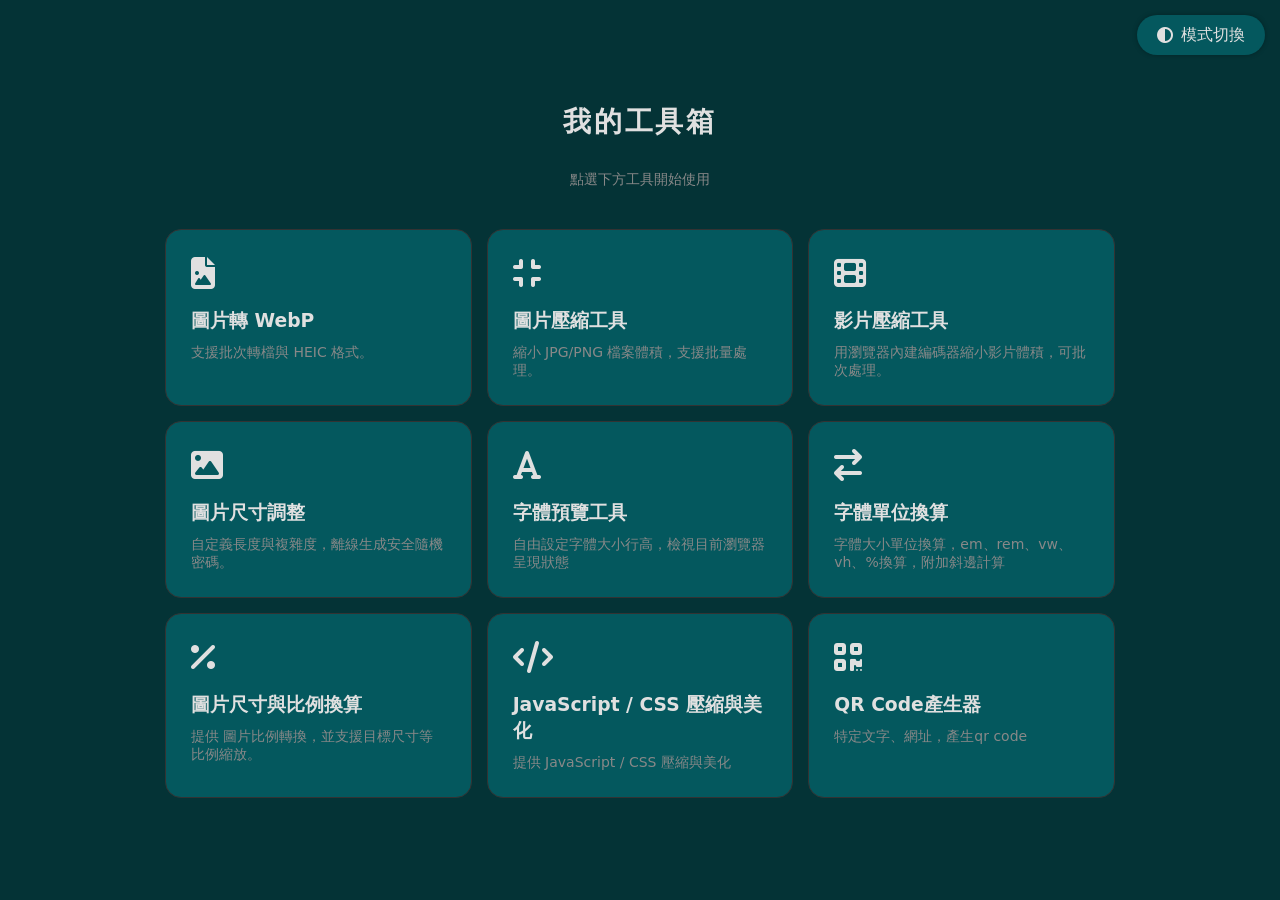
<file: index.html>
<!DOCTYPE html>
<html lang="zh-TW">

<head>
<meta charset="UTF-8">
<meta name="viewport" content="width=device-width, initial-scale=1.0">
<script src="js/jquery-3.3.1.min.js"></script>
<script src="js/main.js"></script>
<link rel="stylesheet" href="fonts/css/all.css">
<link rel="stylesheet" href="css/root.css">
<title>全能工具箱 - 導航首頁</title>
<style>
.container {
  max-width: 950px;
}

.tool-grid {
  width: 100%;
  display: grid;
  grid-template-columns: repeat(auto-fill, minmax(230px, 1fr));
  gap: min(15px,4vw);
  margin-top: 40px;
}

/* 連結樣式 */
.tool-card {
  background: var(--card-bg);
  border-radius: 16px;
  border: 1px solid var(--border);
  text-align: left;
  transition: 0.3s;
  height: 100%;
}

.tool-link {
  text-decoration: none;
  color: inherit;
  display: block;
  height: 100%;
  padding: 25px;
  transition: .3s;
}

.tool-card:hover {
  border-color: var(--primary);
  box-shadow: 0 10px 20px rgba(0, 0, 0, 0.1);
}

.tool-card:hover a {
  transform: translateY(-5px);
}

.tool-card .icon {
  font-size: 32px;
  margin-bottom: 15px;
  display: block;
}

a {
  color: inherit;
  text-decoration: none;
}

h3 {
  margin: 0 0 10px 0;
}

p {
  font-size: 14px;
  color: #888;
}

@media (max-width:768px) {
  .tool-grid{grid-template-columns: repeat(auto-fill, minmax(250px, 1fr));}
  .tool-link{display: grid; grid-template-columns: 3em 1fr; grid-gap: .5em 1em; align-items: center;}
  .tool-link h3{margin: 0;}
  .tool-card .icon{display: flex; justify-content: center; align-items: center; align-content: center; margin: 0; text-align: center;}
  .tool-link>p{grid-column: span 2;}
}
</style>
</head>

<body class="indexPage">


  <div class="container">
    <h1>我的工具箱</h1>
    <p>點選下方工具開始使用</p>

    <div class="tool-grid">
      <div class="tool-card">
        <a href="tools/webpChange.html" class="tool-link">
          <span class="icon"><i class="fa-solid fa-file-image"></i></span>
          <h3>圖片轉 WebP</h3>
          <p>支援批次轉檔與 HEIC 格式。</p>
        </a>
      </div>
      <div class="tool-card">
        <a href="tools/compressor.html" class="tool-link">
          <span class="icon"><i class="fa-solid fa-compress"></i></span>
          <h3>圖片壓縮工具</h3>
          <p>縮小 JPG/PNG 檔案體積，支援批量處理。</p>
        </a>
      </div>
      <div class="tool-card">
        <a href="tools/videoCompressor.html" class="tool-link">
          <span class="icon"><i class="fa-solid fa-film"></i></span>
          <h3>影片壓縮工具</h3>
          <p>用瀏覽器內建編碼器縮小影片體積，可批次處理。</p>
        </a>
      </div>
      <div class="tool-card">
        <a href="tools/imgResize.html" class="tool-link">
          <span class="icon"><i class="fa-solid fa-image"></i></span>
          <h3>圖片尺寸調整</h3>
          <p>自定義長度與複雜度，離線生成安全隨機密碼。</p>
        </a>
      </div>
      <div class="tool-card">
        <a href="tools/windowCheck.html" class="tool-link">
          <span class="icon"><i class="fa-solid fa-font"></i></span>
          <h3>字體預覽工具</h3>
          <p>自由設定字體大小行高，檢視目前瀏覽器呈現狀態</p>
        </a>
      </div>
      <div class="tool-card">
        <a href="tools/textChange.html" class="tool-link">
          <span class="icon"><i class="fa-solid fa-arrow-right-arrow-left"></i></span>
          <h3>字體單位換算</h3>
          <p>字體大小單位換算，em、rem、vw、vh、%換算，附加斜邊計算</p>
        </a>
      </div>
      <div class="tool-card">
        <a href="tools/imgAsppectRatio.html" class="tool-link">
          <span class="icon"><i class="fa-solid fa-percent"></i></span>
          <h3>圖片尺寸與比例換算</h3>
          <p>提供 圖片比例轉換，並支援目標尺寸等比例縮放。</p>
        </a>
      </div>
      <div class="tool-card">
        <a href="tools/jsAndCssMinify.html" class="tool-link">
          <span class="icon"><i class="fa-solid fa-code"></i></span>
          <h3>JavaScript / CSS 壓縮與美化</h3>
          <p>提供 JavaScript / CSS 壓縮與美化</p>
        </a>
      </div>
      <div class="tool-card">
        <a href="tools/qrCodeGenerator.html" class="tool-link">
          <span class="icon"><i class="fa-solid fa-qrcode"></i></span>
          <h3>QR Code產生器</h3>
          <p>特定文字、網址，產生qr code</p>
        </a>
      </div>
      <!--
      <div class="tool-card">
        <a href="tools/colorSet.html" class="tool-link">
          <span class="icon"><i class="fa-solid fa-palette"></i></span>
          <h3>顏色選取器</h3>
          <p>提供 HEX, RGBA 轉換，並支援調色盤配色建議。</p>
        </a>
      </div>
      <div class="tool-card">
        <a href="tools/password.html" class="tool-link">
          <span class="icon"><i class="fa-solid fa-lock"></i></span>
          <h3>密碼產生器</h3>
          <p>自由設定圖片寬度與高度，保持比例不失真。</p>
        </a>
      </div>
      -->
    </div>
  </div>
</body>

</html>
</file>
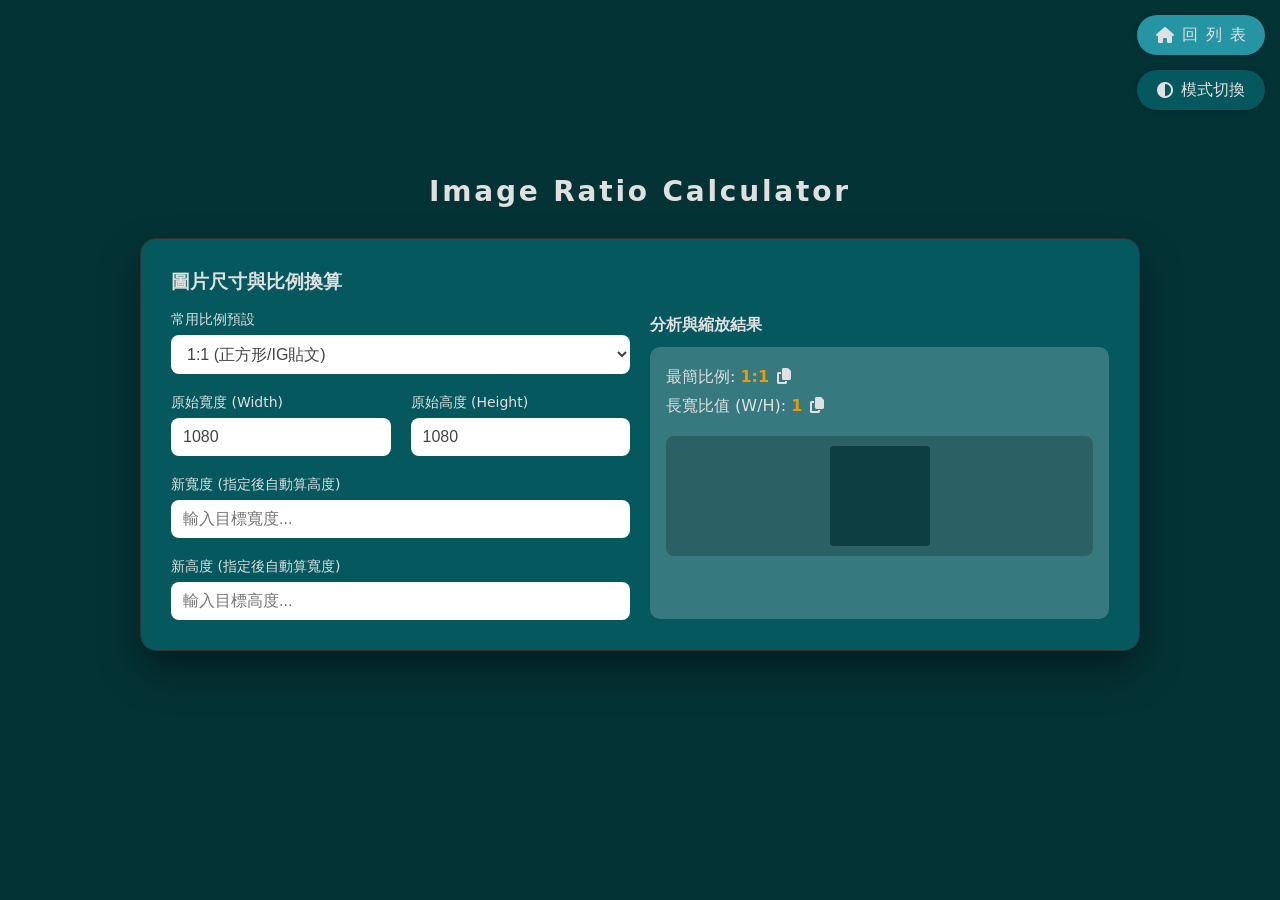
<file: tools/imgAsppectRatio.html>
<!DOCTYPE html>
<html lang="zh-TW">
<head>
<meta charset="UTF-8" />
<meta name="viewport" content="width=device-width, initial-scale=1.0" />
<script src="../js/jquery-3.3.1.min.js"></script>
<script src="../js/main.js"></script>
<link rel="stylesheet" href="../css/root.css">
<link rel="stylesheet" href="../fonts/css/all.css">
<title>圖片比例計算 - 工具箱</title>

<style>
*{box-sizing:border-box}

html{ font-size: 16px; }

body{
  margin:0;
  background:var(--bg);
  font-family: "Segoe UI", system-ui, sans-serif;
  color:var(--text-main);
  padding: 40px 20px;
  font-size: 16px;
}

main.container{
  max-width:1000px;
  margin:auto;
  text-align: left;
  min-height:calc(95vh - 80px);
}

h3, h4{ margin: 0; }
p{ margin: 0; }

.card{
  background:var(--card-bg);
  border-radius:1em;
  padding:30px;
  box-shadow:0 20px 40px rgba(0,0,0,.4);
  margin-bottom:30px;
  display: grid;
  grid-template-columns: 1fr;
  grid-gap: 1em;
  width: 100%;
}

.card_cont{
  display: grid;
  grid-template-columns: repeat(2, 1fr);
  grid-gap: 20px;
}

.set_box{
  display:grid;
  grid-template-columns:repeat(2, 1fr);
  gap:20px;
}

.aspect_ratio .set_box>div.full-width{
  grid-column: 1 / span 2;
}

label{
  font-size:0.875em;
  color:var(--sub);
  display:block;
  margin-bottom:6px;
}

input, select{
  width:100%;
  padding:10px 12px;
  border-radius:8px;
  border:none;
  outline:none;
  font-size:1rem;
  background: var(--inputBg);
  color: var(--text-mainD);
}

.result{
  font-size:1em;
  line-height:1.8;
}

.result h4{margin-top: 0; margin-bottom: .5em;}

.result>div{
  background: var(--resultBg);
  padding: 1em;
  border-radius: 10px;
  height: calc(100% - 2.3em);
  color:var(--text-main);
}

.result span{
  color:var(--accent);
  font-weight:bold;
}

.copyText{
  margin-left: .5em;
  cursor: pointer;
}

.copyText:hover{
  opacity: 0.8;
}

/* 圖片預覽框樣式 */
.preview_box {
  margin-top: 15px;
  width: 100%;
  height: 120px;
  background: rgba(0,0,0,0.2);
  border: 1px dashed var(--sub);
  border-radius: 8px;
  display: flex;
  align-items: center;
  justify-content: center;
}

.preview_rect {
  background: var(--drop-bg);
  opacity: 0.7;
  border-radius: 4px;
  transition: all 0.2s ease;
}

@media (max-width:1024px) {
  .card_cont{grid-template-columns: 1fr;}
  .result h4{margin-bottom: .5em;}
}

@media (max-width:600px) {
  .card{padding: 1em;}
  .set_box{grid-template-columns: 1fr;}
  .aspect_ratio .set_box>div.full-width{grid-column: unset;}
}

@media (max-width:450px) {
  html, body { font-size: 14px; }
}
</style>
</head>

<body>
<div class="wrapper">
  <main class="container">
    <h1>Image Ratio Calculator</h1>

    <!-- 卡片 1：圖片比例與尺寸換算 -->
    <div class="card aspect_ratio">
      <h3>圖片尺寸與比例換算</h3>
      <div class="card_cont">
        <div class="set_box">
          <div class="full-width">
            <label>常用比例預設</label>
            <select id="preset_ratio">
              <option value="custom">自訂比例</option>
              <option value="16:9">16:9 (橫向影片/螢幕)</option>
              <option value="4:3">4:3 (傳統螢幕/相機)</option>
              <option value="1:1" selected>1:1 (正方形/IG貼文)</option>
              <option value="9:16">9:16 (直向限動/Reels)</option>
              <option value="21:9">21:9 (超寬螢幕)</option>
            </select>
          </div>
          <div>
            <label>原始寬度 (Width)</label>
            <input type="number" id="orig_w" value="1080">
          </div>
          <div>
            <label>原始高度 (Height)</label>
            <input type="number" id="orig_h" value="1080">
          </div>
          <div class="full-width">
            <label>新寬度 (指定後自動算高度)</label>
            <input type="number" id="new_w" placeholder="輸入目標寬度...">
          </div>
          <div class="full-width">
            <label>新高度 (指定後自動算寬度)</label>
            <input type="number" id="new_h" placeholder="輸入目標高度...">
          </div>
        </div>

        <div class="result">
          <h4>分析與縮放結果</h4>
          <div id="result_ratio">
            <!-- 動態產生結果 -->
          </div>
        </div>
      </div>
    </div>

  </main>
</div>

<script>
const origW = document.getElementById('orig_w');
const origH = document.getElementById('orig_h');
const newW = document.getElementById('new_w');
const newH = document.getElementById('new_h');
const presetSelect = document.getElementById('preset_ratio');
const resultRatio = document.getElementById('result_ratio');

// 計算最大公因數 (用於簡化比例)
function gcd(a, b) {
  return b === 0 ? a : gcd(b, a % b);
}

function round(num){
  return Number(num.toFixed(2));
}

// 主計算邏輯
function updateRatio(changedSource) {
  let w = parseFloat(origW.value);
  let h = parseFloat(origH.value);

  if (isNaN(w) || isNaN(h) || w <= 0 || h <= 0) {
    resultRatio.innerHTML = '<p>請輸入有效的寬度與高度</p>';
    return;
  }

  // 根據改變的欄位聯動計算
  if (changedSource === 'new_w' && newW.value !== '') {
    const nw = parseFloat(newW.value);
    if (!isNaN(nw)) newH.value = round(nw * (h / w));
  } else if (changedSource === 'new_h' && newH.value !== '') {
    const nh = parseFloat(newH.value);
    if (!isNaN(nh)) newW.value = round(nh * (w / h));
  } else if (changedSource === 'orig' && newW.value !== '') {
    const nw = parseFloat(newW.value);
    if (!isNaN(nw)) newH.value = round(nw * (h / w));
  }

  // 計算簡化比例 (最簡整數比)
  const divisor = gcd(Math.round(w), Math.round(h));
  const ratioW = Math.round(w) / divisor;
  const ratioH = Math.round(h) / divisor;
  const decimalRatio = round(w / h);

  // 預覽圖形比例縮放計算
  let prevWidth = 100;
  let prevHeight = 100;
  if (w > h) {
    prevHeight = (h / w) * 100;
  } else {
    prevWidth = (w / h) * 100;
  }

  resultRatio.innerHTML = `
    <p>最簡比例: <span>${ratioW}:${ratioH}</span><a class="copyText"><i class="fa-solid fa-copy"></i></a></p>
    <p>長寬比值 (W/H): <span>${decimalRatio}</span><a class="copyText"><i class="fa-solid fa-copy"></i></a></p>
    ${newW.value && newH.value ? `<p>目標尺寸: <span>${newW.value} x ${newH.value} px</span><a class="copyText"><i class="fa-solid fa-copy"></i></a></p>` : ''}
    
    <div class="preview_box">
      <div class="preview_rect" style="width: ${prevWidth}px; height: ${prevHeight}px;"></div>
    </div>
  `;
}

// 監聽輸入事件
origW.addEventListener('input', () => { presetSelect.value = 'custom'; updateRatio('orig'); });
origH.addEventListener('input', () => { presetSelect.value = 'custom'; updateRatio('orig'); });
newW.addEventListener('input', () => updateRatio('new_w'));
newH.addEventListener('input', () => updateRatio('new_h'));

// 選擇預設比例處理
presetSelect.addEventListener('change', () => {
  const val = presetSelect.value;
  if (val !== 'custom') {
    const [rw, rh] = val.split(':').map(Number);
    origW.value = rw * 100;
    origH.value = rh * 100;
    updateRatio('orig');
  }
});

// 初始化計算
updateRatio();

// 事件代理處理動態生成的 copy 按鈕
$(document).on('click', 'a.copyText', function () {
  const text = $(this).siblings('span').text();

  if (navigator.clipboard && window.isSecureContext) {
    navigator.clipboard.writeText(text);
  } else {
    const textarea = document.createElement("textarea");
    textarea.value = text;
    textarea.style.position = "fixed";
    textarea.style.opacity = 0;
    document.body.appendChild(textarea);
    textarea.select();
    document.execCommand("copy");
    document.body.removeChild(textarea);
  }
});
</script>
</body>
</html>
</file>
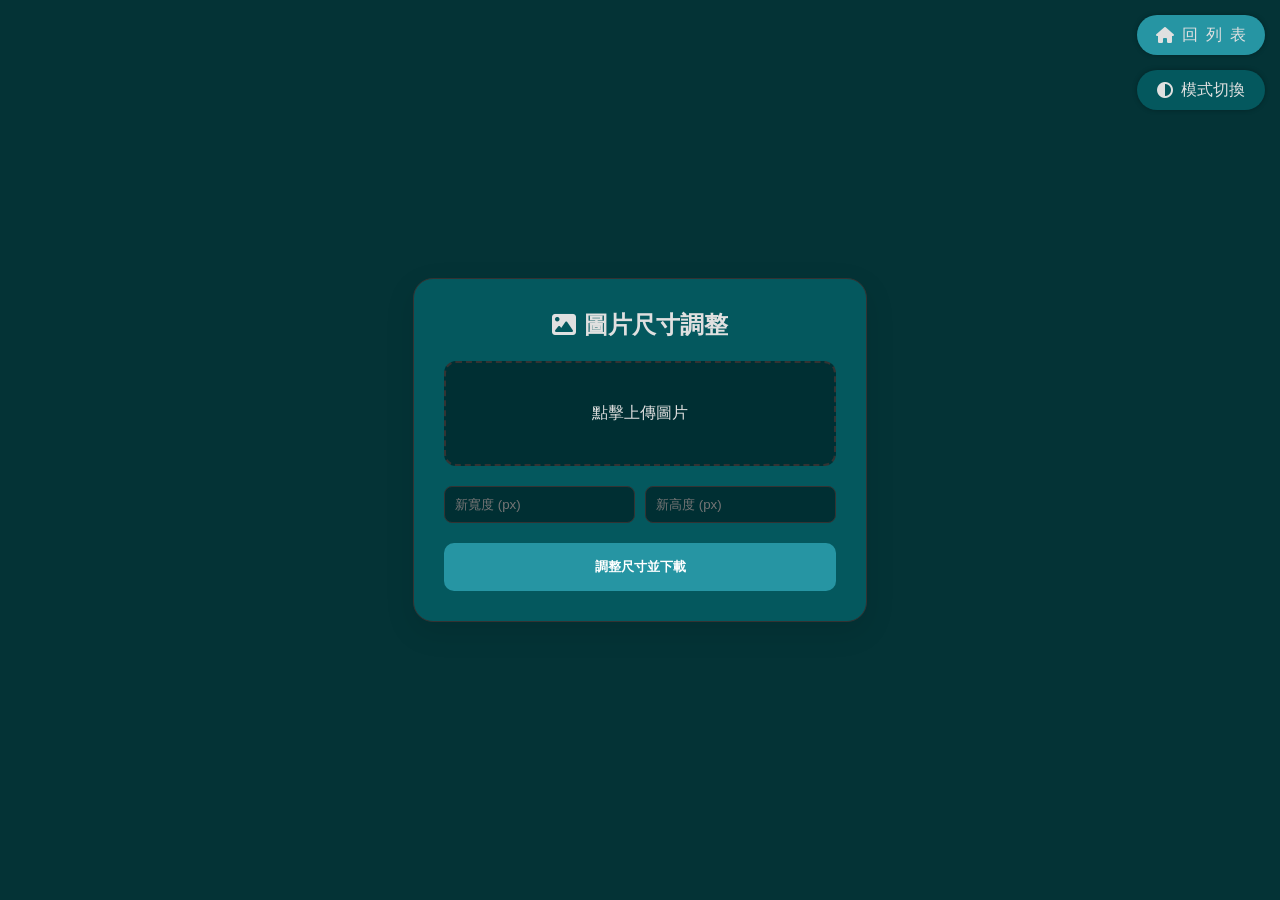
<file: tools/imgResize.html>
<!DOCTYPE html>
<html lang="zh-TW">

<head>
  <meta charset="UTF-8">
  <meta name="viewport" content="width=device-width, initial-scale=1.0">
  <title>圖片尺寸調整 - 工具箱</title>
  <script src="../js/jquery-3.3.1.min.js"></script>
  <script src="../js/main.js"></script>
  <link rel="stylesheet" href="../css/root.css">
  <link rel="stylesheet" href="../fonts/css/all.css">
  <style>
    .container {
      max-width: 500px;
      display: flex;
      justify-content: center;
      flex-direction: column;
    }

    .result-box {
      background: var(--drop-bg);
      padding: 20px;
      border-radius: 12px;
      font-family: monospace;
      font-size: 24px;
      margin-bottom: 20px;
      word-break: break-all;
      border: 1px dashed var(--primary);
      color: var(--primary);
    }

    .controls-group {
      background: var(--drop-bg);
      padding: 15px;
      border-radius: 10px;
      margin-bottom: 10px;
      text-align: left;
    }

    .setting {
      display: flex;
      justify-content: space-between;
      align-items: center;
      margin-bottom: 10px;
    }

    input[type="range"] {
      flex: 1;
      margin: 0 10px;
    }

    button {
      background: var(--primary);
      color: white;
      border: none;
      padding: 15px;
      border-radius: 10px;
      width: 100%;
      font-weight: bold;
      cursor: pointer;
      transition: 0.2s;
    }

    button:hover {
      opacity: 0.9;
    }

    #drop-zone {
      border: 2px dashed var(--border);
      border-radius: 12px;
      padding: 40px;
      cursor: pointer;
      background: var(--drop-bg);
      margin-bottom: 20px;
    }

    .input-group {
      display: flex;
      gap: 10px;
      margin-bottom: 20px;
    }

    input[type="number"] {
      width: 100%;
      padding: 10px;
      border-radius: 8px;
      border: 1px solid var(--border);
      background: var(--drop-bg);
      color: var(--text-main);
    }

    .card h2{
      margin-top: 0;
    }
  </style>
</head>

<body>
  
  <div class="container">
    <div class="card">
      <h2><i class="fa-solid fa-image"></i> 圖片尺寸調整</h2>
      <div id="drop-zone" onclick="document.getElementById('f').click()">點擊上傳圖片<input type="file" id="f" hidden
          accept="image/*"></div>
      <div class="input-group">
        <input type="number" id="w" placeholder="新寬度 (px)">
        <input type="number" id="h" placeholder="新高度 (px)">
      </div>
      <button onclick="rsz()">調整尺寸並下載</button>
    </div>
  </div>
  
  <script>
    if (localStorage.getItem('theme') === 'dark') document.documentElement.setAttribute('data-theme', 'dark');
    function rsz() {
      const file = document.getElementById('f').files[0];
      if (!file) return alert("請先選擇圖片");
      const img = new Image();
      img.src = URL.createObjectURL(file);
      img.onload = () => {
        const canvas = document.createElement('canvas');
        canvas.width = document.getElementById('w').value || img.width;
        canvas.height = document.getElementById('h').value || img.height;
        canvas.getContext('2d').drawImage(img, 0, 0, canvas.width, canvas.height);
        const a = document.createElement('a');
        a.href = canvas.toDataURL('image/jpeg', 0.9);
        a.download = "resized_image.jpg";
        a.click();
      };
    }
  </script>
</body>

</html>
</file>
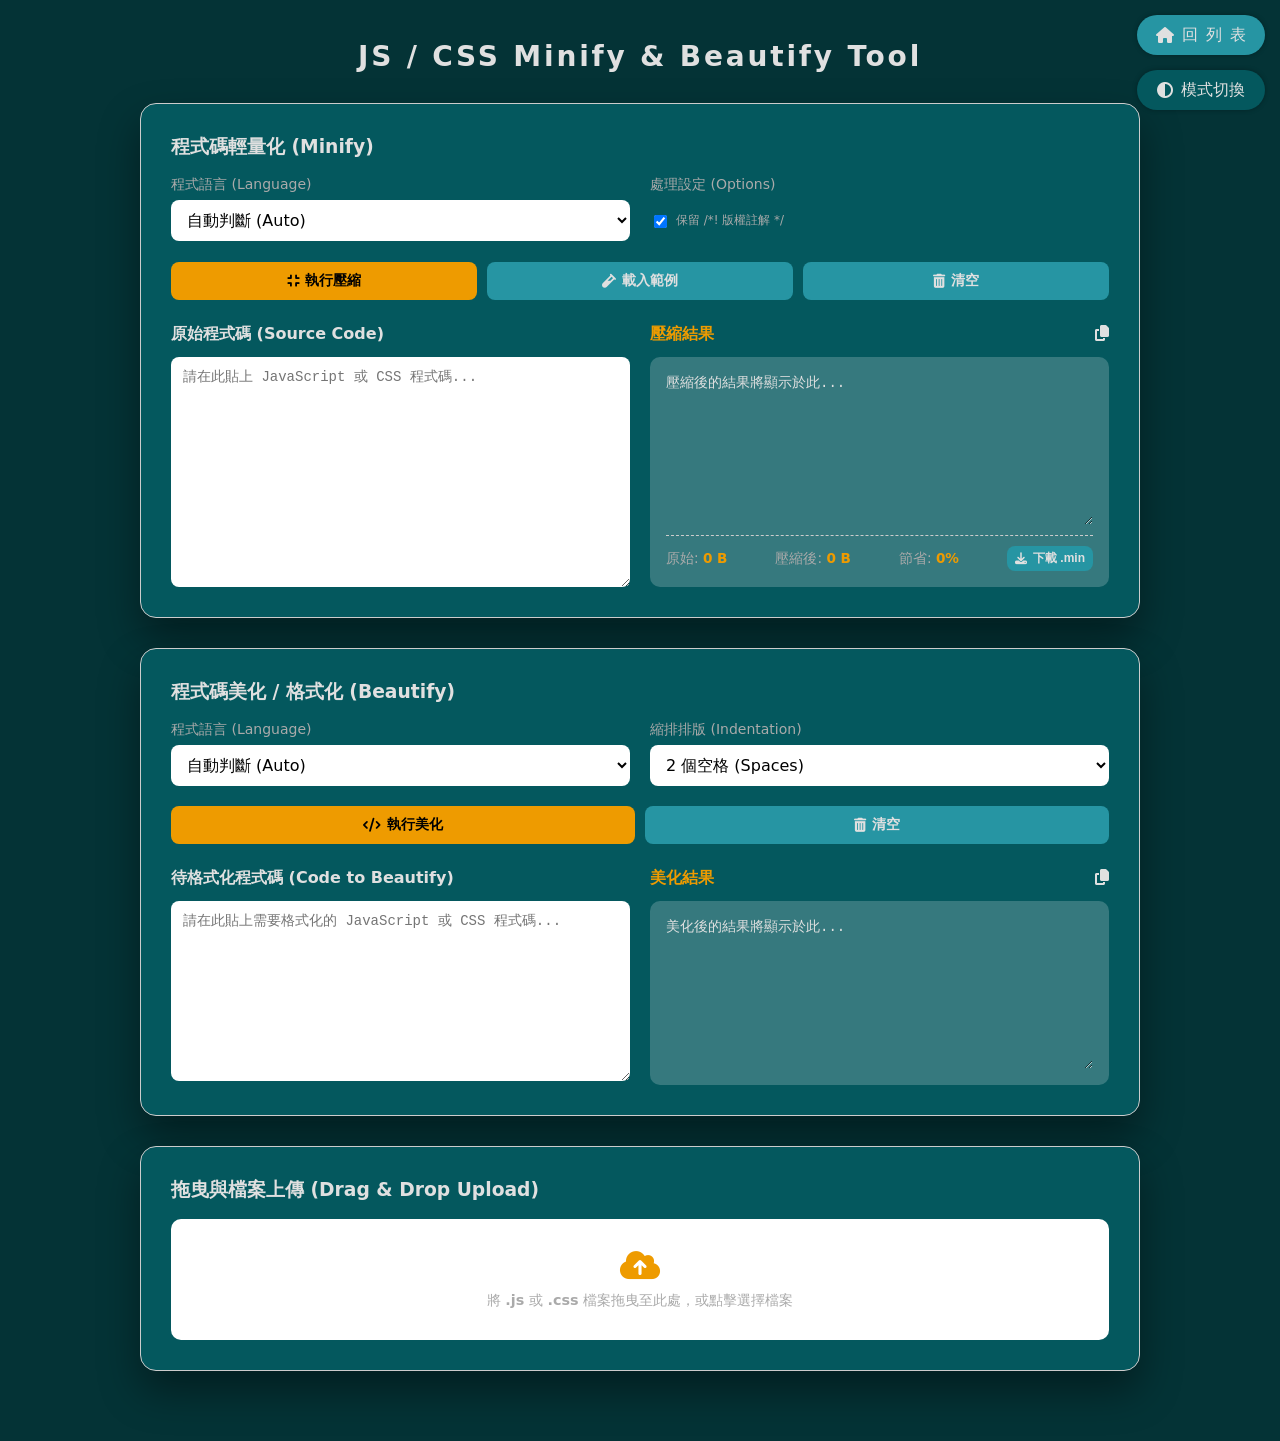
<file: tools/jsAndCssMinify.html>
<!DOCTYPE html>
<html lang="zh-TW">

<head>
<meta charset="UTF-8" />
<meta name="viewport" content="width=device-width, initial-scale=1.0" />
<script src="../js/jquery-3.3.1.min.js"></script>
<script src="../js/main.js"></script>
<link rel="stylesheet" href="../css/root.css">
<link rel="stylesheet" href="../fonts/css/all.css">
<title>JavaScript / CSS 壓縮與美化 - 工具箱</title>

<style>
:root {
  --sub: #aaaaaa;
  --border: #ccc;
}

* {
  box-sizing: border-box;
}

html {
  font-size: 16px;
}

body {
  margin: 0;
  background: var(--bg);
  font-family: "Segoe UI", system-ui, sans-serif;
  color: var(--text-main);
  padding: 40px 20px;
  font-size: 16px;
}

main.container {
  max-width: 1000px;
  margin: auto;
  text-align: left;
  min-height: calc(95vh - 80px);
}

h3,
h4 {
  margin: 0;
}

p {
  margin: 0;
}

.card {
  border-radius: 1em;
  padding: 30px;
  box-shadow: 0 20px 40px rgba(0, 0, 0, .4);
  margin-bottom: 30px;
  display: grid;
  grid-template-columns: 1fr;
  grid-gap: 1em;
  width: 100%;
}

.card_cont {
  display: grid;
  grid-template-columns: repeat(2, 1fr);
  grid-gap: 20px;
}

.set_box_basic {
  display: grid;
  grid-template-columns: repeat(2, 1fr);
  gap: 20px;
}

.set_box {
  display: flex;
  flex-direction: column;
  line-height: 1.8;
}

.set_box.full-width {
  grid-template-columns: 1fr;
}

.span-2 {
  grid-column: 1 / span 2;
}

label {
  font-size: 0.875em;
  color: var(--sub);
  display: block;
  margin-bottom: 6px;
}

input,
select,
textarea {
  width: 100%;
  padding: 10px 12px;
  border-radius: 8px;
  border: 1px solid var(--border-color);
  outline: none;
  font-size: 1rem;
  background: var(--inputBg);
  font-family: inherit;
}

select {
  cursor: pointer;
}

textarea {
  font-family: 'Consolas', 'Fira Code', 'Monaco', monospace;
  font-size: 0.875rem;
  line-height: 1.5;
  resize: vertical;
  min-height: 180px;
}

input[disabled] {
  color: var(--text-main);
  background: var(--resultBg);
}

.btn-group {
  display: flex;
  gap: 10px;
  flex-wrap: wrap;
}

.btn-group>*{flex: 1;}

button,
.btn-link {
  color: var(--text-main);
  padding: 10px 16px;
  border-radius: 8px;
  font-size: 0.875rem;
  font-weight: 600;
  cursor: pointer;
  transition: all 0.2s ease;
  display: inline-flex;
  align-items: center;
  justify-content: center;
  gap: 6px;
  text-decoration: none;
}


button.primary {
  background: var(--accent);
  color: #000;
  border: none;
}

button.primary:hover {
  filter: brightness(1.1);
  color: #000;
}

.options-row {
  display: flex;
  align-items: center;
  gap: 15px;
  font-size: 0.85em;
  color: var(--sub);
  margin-top: 4px;
}

.options-row label {
  display: inline-flex;
  align-items: center;
  gap: 6px;
  margin-bottom: 0;
  cursor: pointer;
}

.options-row input[type="checkbox"] {
  width: auto;
  cursor: pointer;
}

.result {
  font-size: 1em;
  line-height: 1.8;
  display: flex;
  flex-direction: column;
}

.set_box h4, 
.result h4 {
  margin-top: 0;
  margin-bottom: .5em;
  display: flex;
  justify-content: space-between;
  align-items: center;
}

.result>div {
  background: var(--resultBg);
  padding: 1em;
  border-radius: 10px;
  color: var(--text-main);
  flex: 1;
  display: flex;
  flex-direction: column;
  justify-content: space-between;
}

.result span {
  color: var(--accent);
  font-weight: bold;
}

.result textarea {
  background: transparent;
  border: none;
  padding: 0;
  min-height: calc(180px - 2em);
  height: 100%;
  color: var(--text-main);
}

.result textarea::placeholder{
  color: var(--text-main);
}

.stats-summary {
  margin-top: 10px;
  padding-top: 10px;
  border-top: 1px dashed var(--border);
  font-size: 0.85em;
  color: var(--sub);
  display: flex;
  flex-wrap: wrap;
  gap: 15px;
  justify-content: space-between;
}

.copyText {
  margin-left: .5em;
  cursor: pointer;
  color: var(--text-main);
}

.copyText:hover {
  color: var(--accent);
}

.set_box_basic{
  display: grid;
  grid-template-columns: repeat(2, 1fr);
}

.set_box_basic_le{
  display: grid; 
  grid-template-columns: 1fr;
  grid-gap: 15px;
}

.set_box>div{
  flex: 1;
}

.set_box>div textarea{
  height: 100%;
}

/* Drag and Drop Zone Style */
.drop-zone {
  border: 2px dashed var(--border-color);
  border-radius: 10px;
  padding: 30px;
  text-align: center;
  background: var(--inputBg);
  cursor: pointer;
  transition: all 0.3s ease;
}

.drop-zone:hover,
.drop-zone.dragover {
  border-color: var(--accent);
  background: rgba(0, 210, 255, 0.05);
}

.drop-zone i {
  font-size: 2rem;
  color: var(--accent);
  margin-bottom: 10px;
}

.drop-zone p {
  color: var(--sub);
  font-size: 0.9em;
}

/* Toast Message */
#toast {
  position: fixed;
  bottom: 20px;
  right: 20px;
  background: var(--card-bg);
  border: 1px solid var(--accent);
  color: var(--text-main);
  padding: 12px 20px;
  border-radius: 8px;
  box-shadow: 0 10px 20px rgba(0, 0, 0, 0.5);
  display: none;
  z-index: 1000;
  font-size: 0.9rem;
}

footer {
  text-align: center;
  font-size: 0.8125em;
  color: var(--sub);
  margin-top: 40px;
}

@media (max-width:1024px) {
.card_cont {
  grid-template-columns: 1fr;
}

.result h4 {
  margin-bottom: .5em;
}
}

@media (max-width:600px) {
.card {
  padding: 1em;
}

.set_box {
  grid-template-columns: 1fr;
}

.span-2 {
  grid-column: unset;
}
}

@media (max-width:450px) {

html,
body {
  font-size: 14px;
}

.btn-group{
  display: grid;
  grid-template-columns: repeat(auto-fit, minmax(120px, 1fr));
  grid-gap: var(--gap10);
}

.btn-group>*{
  flex: unset;
  display: flex;
}
.btn-group>*:nth-child(odd):last-child{
  grid-column: span 2;
}
}
</style>
</head>

<body>

  <div class="wrapper">
    <main class="container">
      <h1>JS / CSS Minify & Beautify Tool</h1>

      <!-- CARD 1: Minify Tool -->
      <div class="card minify-card">
        <h3>程式碼輕量化 (Minify)</h3>
        <div class="card_cont">

            <div>
              <label>程式語言 (Language)</label>
              <select id="min_lang">
                <option value="auto">自動判斷 (Auto)</option>
                <option value="js">JavaScript</option>
                <option value="css">CSS</option>
              </select>
            </div>

            <div>
              <label>處理設定 (Options)</label>
              <div class="options-row" style="height: 42px;">
                <label><input type="checkbox" id="min_keep_header" checked> 保留 /*! 版權註解 */</label>
              </div>
            </div>

            <div class="span-2 btn-group">
              <button class="primary" id="btn_minify"><i class="fa-solid fa-compress"></i> 執行壓縮</button>
              <button id="btn_min_sample"><i class="fa-solid fa-vial"></i> 載入範例</button>
              <button id="btn_min_clear"><i class="fa-solid fa-trash-can"></i> 清空</button>
            </div>
          <div class="set_box">
            <h4><span>原始程式碼 (Source Code)</span></h4>
            <div>
              <textarea id="min_source" placeholder="請在此貼上 JavaScript 或 CSS 程式碼..."></textarea>
            </div>
          </div>

          <div class="result">
            <h4>
              <span>壓縮結果</span>
              <div>
                <a class="copyText" title="複製結果" id="btn_copy_min"><i class="fa-solid fa-copy"></i></a>
              </div>
            </h4>
            <div>
              <textarea id="min_result" readonly placeholder="壓縮後的結果將顯示於此..."></textarea>
              <div class="stats-summary" id="min_stats">
                <div>原始: <span id="stat_orig_size">0 B</span></div>
                <div>壓縮後: <span id="stat_min_size">0 B</span></div>
                <div>節省: <span id="stat_saved">0%</span></div>
                <div>
                  <button id="btn_download_min" style="padding: 4px 8px; font-size: 0.75rem;"><i
                      class="fa-solid fa-download"></i> 下載 .min</button>
                </div>
              </div>
            </div>
          </div>
        </div>
      </div>

      <!-- CARD 2: Beautify Tool -->
      <div class="card beautify-card">
        <h3>程式碼美化 / 格式化 (Beautify)</h3>
        <div class="card_cont">
          <div>
            <label>程式語言 (Language)</label>
            <select id="beau_lang">
              <option value="auto">自動判斷 (Auto)</option>
              <option value="js">JavaScript</option>
              <option value="css">CSS</option>
            </select>
          </div>

          <div>
            <label>縮排排版 (Indentation)</label>
            <select id="beau_indent">
              <option value="2">2 個空格 (Spaces)</option>
              <option value="4">4 個空格 (Spaces)</option>
              <option value="tab">1 個 Tab</option>
            </select>
          </div>
            
          <div class="span-2 btn-group">
            <button class="primary" id="btn_beautify"><i class="fa-solid fa-code"></i> 執行美化</button>
            <button id="btn_beau_clear"><i class="fa-solid fa-trash-can"></i> 清空</button>
          </div><!-- btn-group -->

          <div class="set_box">
            <h4><span>待格式化程式碼 (Code to Beautify)</span></h4>
            <textarea id="beau_source" placeholder="請在此貼上需要格式化的 JavaScript 或 CSS 程式碼..."></textarea>
          </div>

            


          <div class="result">
            <h4>
              <span>美化結果</span>
              <div>
                <a class="copyText" title="複製結果" id="btn_copy_beau"><i class="fa-solid fa-copy"></i></a>
              </div>
            </h4>
            <div>
              <textarea id="beau_result" readonly placeholder="美化後的結果將顯示於此..."></textarea>
            </div>
          </div>
        </div>
      </div>

      <!-- CARD 3: Drag & Drop File Upload -->
      <div class="card upload-card">
        <h3>拖曳與檔案上傳 (Drag & Drop Upload)</h3>
        <div class="drop-zone" id="drop_zone">
          <i class="fa-solid fa-cloud-arrow-up"></i>
          <p>將 <strong>.js</strong> 或 <strong>.css</strong> 檔案拖曳至此處，或點擊選擇檔案</p>
          <input type="file" id="file_input" accept=".js,.css,.txt" style="display: none;">
        </div>
      </div>

    </main>
  </div>

  <!-- Toast Container -->
  <div id="toast">已複製到剪貼簿！</div>



  <script>
    // ==========================================
    // Toast Notification Function
    // ==========================================
    function showToast(msg) {
      const $toast = $('#toast');
      $toast.text(msg).stop(true, true).fadeIn(200).delay(2000).fadeOut(300);
    }

    // Helper: Format byte sizes
    function formatBytes(bytes) {
      if (bytes === 0) return '0 B';
      const k = 1024;
      const sizes = ['B', 'KB', 'MB', 'GB'];
      const i = Math.floor(Math.log(bytes) / Math.log(k));
      return parseFloat((bytes / Math.pow(k, i)).toFixed(2)) + ' ' + sizes[i];
    }

    // Helper: real byte length (UTF-8)
    function byteLength(str) {
      return new TextEncoder().encode(str || '').length;
    }

    // Detect language automatically
    function detectLanguage(code) {
      const cssScore = (code.match(/\{[\s\S]*?\}/g) || []).length;
      const jsScore = (code.match(/\b(var|let|const|function|return|if|else)\b/g) || []).length;
      return cssScore > jsScore ? 'css' : 'js';
    }

    // ==========================================
    // Minification Algorithms
    // ==========================================
    function minifyCSS(css, keepHeader) {
      let preserved = [];
      let result = css;

      if (keepHeader) {
        result = result.replace(/\/\*![\s\S]*?\*\//g, (match) => {
          preserved.push(match);
          return `___PRESERVED_HEADER_${preserved.length - 1}___`;
        });
      }

      result = result
        .replace(/\/\*[\s\S]*?\*\//g, '')                     // Remove comments
        .replace(/\s+/g, ' ')                                 // Compress multiple spaces
        .replace(/\s*([{}:;,])\s*/g, '$1')                    // Trim whitespace around punctuation
        .replace(/;\}/g, '}')                                 // Remove trailing semicolons
        .replace(/\b0(px|em|rem|pt|%|in|cm|mm|pc)/gi, '0')    // Zero units replacement
        .replace(/#([a-f0-9])\1([a-f0-9])\2([a-f0-9])\3/gi, '#$1$2$3') // Hex color compression
        .trim();

      if (keepHeader) {
        // 後面的 ? 用來吃掉空白壓縮後殘留的那一個空格
        result = result.replace(/___PRESERVED_HEADER_(\d+)___ ?/g, (_, idx) => preserved[idx] + '\n');
      }

      return result;
    }

    // 單趟掃描：字串 / 樣板字串 / 正規表達式一律原樣保留，只壓縮「程式碼之間」的空白。
    // 刻意不做「刪掉所有換行」：沒有分號的程式碼靠換行斷句 (ASI)，刪掉會壞。
    function minifyJS(js, keepHeader) {
      const src = js;
      const len = src.length;
      let out = '';
      let i = 0;
      let pendingSpace = false;
      let pendingNewline = false;

      const WORD = /[A-Za-z0-9_$\\]/;
      // 換行可安全刪除的前／後字元（這些位置不可能發生 ASI 斷句）
      const DROP_AFTER = '{([;,=+-*/%<>!&|^~?:';
      const DROP_BEFORE = ')]},;:=&|<>?.';
      // 這些字元之後出現的 / 是正規表達式，不是除號
      const REGEX_OK_AFTER = '(,=:[!&|?{};+-*%^~<>';
      const REGEX_OK_KEYWORDS = ['return', 'typeof', 'instanceof', 'in', 'of', 'new', 'delete', 'void', 'case', 'do', 'else', 'yield', 'await', 'throw'];

      function lastChar() { return out[out.length - 1] || ''; }

      // 兩個字元中間非得留一個空白不可的情況
      function needSpace(p, n) {
        if (!p || !n) return false;
        if (WORD.test(p) && WORD.test(n)) return true;          // let a → leta
        if ('+-'.includes(p) && '+-'.includes(n)) return true;  // a + +b → a++b
        if (p === '/' && (n === '/' || n === '*')) return true;  // 變成註解
        if (p === '<' && n === '!') return true;                 // 變成 <!--
        return false;
      }

      function flushGap(next) {
        if (out) {
          if (pendingNewline) {
            if (DROP_AFTER.includes(lastChar()) || DROP_BEFORE.includes(next)) {
              if (needSpace(lastChar(), next)) out += ' ';
            } else if (lastChar() !== '\n') {
              out += '\n';
            }
          } else if (pendingSpace && needSpace(lastChar(), next)) {
            out += ' ';
          }
        }
        pendingSpace = false;
        pendingNewline = false;
      }

      // 判斷此處的 / 是正規表達式開頭還是除號
      function regexAllowed() {
        let j = out.length - 1;
        while (j >= 0 && /\s/.test(out[j])) j--;
        if (j < 0) return true;
        const c = out[j];
        if (REGEX_OK_AFTER.includes(c)) return true;
        if (/[A-Za-z0-9_$]/.test(c)) {
          const m = out.slice(0, j + 1).match(/[A-Za-z0-9_$]+$/);
          return !!m && REGEX_OK_KEYWORDS.includes(m[0]);
        }
        return false; // ) ] 之後一律視為除號
      }

      function readString(quote) {
        let s = src[i++];
        while (i < len) {
          const c = src[i];
          if (c === '\\') { s += c + (src[i + 1] || ''); i += 2; continue; }
          s += c; i++;
          if (c === quote) break;
        }
        return s;
      }

      function readTemplate() {
        let s = src[i++];                           // 開頭的 `
        while (i < len) {
          const c = src[i];
          if (c === '\\') { s += c + (src[i + 1] || ''); i += 2; continue; }
          if (c === '`') { s += c; i++; break; }
          if (c === '$' && src[i + 1] === '{') {     // ${ } 內容原樣保留
            s += '${'; i += 2;
            let depth = 1;
            while (i < len && depth > 0) {
              const d = src[i];
              if (d === '\\') { s += d + (src[i + 1] || ''); i += 2; continue; }
              if (d === '"' || d === "'") { s += readString(d); continue; }
              if (d === '`') { s += readTemplate(); continue; }
              if (d === '{') depth++;
              if (d === '}') { depth--; if (depth === 0) { s += d; i++; break; } }
              s += d; i++;
            }
            continue;
          }
          s += c; i++;
        }
        return s;
      }

      function readRegex() {
        let s = src[i++];                           // 開頭的 /
        let inClass = false;
        while (i < len) {
          const c = src[i];
          if (c === '\\') { s += c + (src[i + 1] || ''); i += 2; continue; }
          if (c === '\n' || c === '\r') break;      // 不合法的正規式，保險中止
          if (c === '[') inClass = true;
          else if (c === ']') inClass = false;
          else if (c === '/' && !inClass) { s += c; i++; break; }
          s += c; i++;
        }
        while (i < len && /[a-z]/i.test(src[i])) { s += src[i]; i++; }  // 旗標 gimsuy
        return s;
      }

      while (i < len) {
        const c = src[i];
        const n = src[i + 1];

        if (/\s/.test(c)) {
          if (c === '\n' || c === '\r') pendingNewline = true; else pendingSpace = true;
          i++;
          continue;
        }

        // 單行註解（保留該行的換行，避免影響 ASI）
        if (c === '/' && n === '/') {
          while (i < len && src[i] !== '\n' && src[i] !== '\r') i++;
          continue;
        }

        // 區塊註解
        if (c === '/' && n === '*') {
          const end = src.indexOf('*/', i + 2);
          const body = end === -1 ? src.slice(i) : src.slice(i, end + 2);
          i = end === -1 ? len : end + 2;
          if (keepHeader && body.startsWith('/*!')) {
            if (out && lastChar() !== '\n') out += '\n';
            out += body + '\n';
            pendingSpace = false;
            pendingNewline = false;
          } else if (/[\n\r]/.test(body)) {
            pendingNewline = true;
          } else {
            pendingSpace = true;
          }
          continue;
        }

        if (c === '"' || c === "'") { flushGap(c); out += readString(c); continue; }
        if (c === '`') { flushGap(c); out += readTemplate(); continue; }
        if (c === '/' && regexAllowed()) { flushGap(c); out += readRegex(); continue; }

        flushGap(c);
        out += c;
        i++;
      }

      return out.trim();
    }

    // ==========================================
    // Beautify Algorithms
    // ==========================================
    function beautifyCSS(css, indentType) {
      const indent = indentType === 'tab' ? '\t' : ' '.repeat(parseInt(indentType));
      let result = '';
      let level = 0;
      const clean = css.replace(/\s+/g, ' ');

      for (let i = 0; i < clean.length; i++) {
        const char = clean[i];
        if (char === '{') {
          result += ' {\n' + indent.repeat(++level);
        } else if (char === '}') {
          result = result.trimEnd();
          level = Math.max(0, level - 1);
          result += '\n' + indent.repeat(level) + '}\n\n' + indent.repeat(level);
        } else if (char === ';') {
          result += ';\n' + indent.repeat(level);
        } else {
          result += char;
        }
      }
      return result.trim();
    }

    function beautifyJS(js, indentType) {
      const indentStr = indentType === 'tab' ? '\t' : ' '.repeat(parseInt(indentType));
      let level = 0;
      let result = '';
      const lines = js.replace(/;(?![^\('"]*\))/g, ';\n').split('\n');

      for (let rawLine of lines) {
        let line = rawLine.trim();
        if (!line) continue;
        if (line.startsWith('}')) level = Math.max(0, level - 1);
        result += indentStr.repeat(level) + line + '\n';
        if (line.endsWith('{')) level++;
      }
      return result.trim();
    }

    // ==========================================
    // Event Bindings & User Actions
    // ==========================================
    $(document).ready(function () {

      // Minify Action
      $('#btn_minify').on('click', function () {
        const src = $('#min_source').val();
        if (!src.trim()) {
          $('#min_result').val('');
          updateMinStats('', '');
          return;
        }

        let lang = $('#min_lang').val();
        if (lang === 'auto') lang = detectLanguage(src);

        const keepHeader = $('#min_keep_header').is(':checked');
        let minified = '';

        try {
          minified = lang === 'css' ? minifyCSS(src, keepHeader) : minifyJS(src, keepHeader);
        } catch (e) {
          minified = '/* 壓縮時發生錯誤: ' + e.message + ' */';
        }

        $('#min_result').val(minified);
        updateMinStats(src, minified);
      });

      function updateMinStats(origCode, minCode) {
        const origLen = byteLength(origCode);
        const minLen = byteLength(minCode);
        $('#stat_orig_size').text(formatBytes(origLen));
        $('#stat_min_size').text(formatBytes(minLen));
        const saved = origLen > 0 ? Math.round(((origLen - minLen) / origLen) * 100) : 0;
        $('#stat_saved').text(`${saved}%`);
      }

      // Minify Samples
      $('#btn_min_sample').on('click', function () {
        const sampleJS = `/*!\n * Sample JavaScript Library v1.0.0\n * (c) 2026 Toolkit\n */\nfunction calculateTotal(price, taxRate) {\n    // Calculate final price with tax\n    const tax = price * (taxRate / 100);\n    const total = price + tax;\n    console.log("Calculated total:", total);\n    return total;\n}`;
        $('#min_source').val(sampleJS);
        $('#min_lang').val('js');
        $('#btn_minify').click();
      });

      $('#btn_min_clear').on('click', function () {
        $('#min_source').val('');
        $('#min_result').val('');
        updateMinStats('', '');
      });

      // Beautify Action
      $('#btn_beautify').on('click', function () {
        const src = $('#beau_source').val();
        if (!src.trim()) {
          $('#beau_result').val('');
          return;
        }

        let lang = $('#beau_lang').val();
        if (lang === 'auto') lang = detectLanguage(src);

        const indent = $('#beau_indent').val();
        let beautified = '';

        try {
          beautified = lang === 'css' ? beautifyCSS(src, indent) : beautifyJS(src, indent);
        } catch (e) {
          beautified = '/* 美化時發生錯誤: ' + e.message + ' */';
        }

        $('#beau_result').val(beautified);
      });

      $('#btn_beau_clear').on('click', function () {
        $('#beau_source').val('');
        $('#beau_result').val('');
      });

      // Download Minified File
      $('#btn_download_min').on('click', function () {
        const code = $('#min_result').val();
        if (!code) {
          showToast('沒有可供下載的結果！');
          return;
        }
        let lang = $('#min_lang').val();
        if (lang === 'auto') lang = detectLanguage($('#min_source').val());

        const blob = new Blob([code], { type: 'text/plain;charset=utf-8' });
        const a = document.createElement('a');
        a.href = URL.createObjectURL(blob);
        a.download = `minified_code.min.${lang}`;
        a.click();
        URL.revokeObjectURL(a.href);
      });

      // Copy Buttons handler via jQuery event delegation matching user's exact pattern
      $(document).on('click', 'a.copyText', function () {
        let text = $(this).siblings('span').text();

        // If copied inside textarea result block
        if (!text) {
          text = $(this).closest('.result').find('textarea').val();
        }

        if (!text) {
          showToast('無可複製內容');
          return;
        }

        if (navigator.clipboard && window.isSecureContext) {
          navigator.clipboard.writeText(text).then(function () {
            showToast('已成功複製到剪貼簿！');
          });
        } else {
          const textarea = document.createElement("textarea");
          textarea.value = text;
          textarea.style.position = "fixed";
          textarea.style.opacity = '0';

          document.body.appendChild(textarea);
          textarea.select();
          document.execCommand("copy");
          document.body.removeChild(textarea);

          showToast('已成功複製到剪貼簿！');
        }
      });

      // Drag and Drop Upload Handlers
      const $dropZone = $('#drop_zone');
      const $fileInput = $('#file_input');

      $dropZone.on('click', function () {
        $fileInput.click();
      });

      $dropZone.on('dragover dragenter', function (e) {
        e.preventDefault();
        e.stopPropagation();
        $dropZone.addClass('dragover');
      });

      $dropZone.on('dragleave drop', function (e) {
        e.preventDefault();
        e.stopPropagation();
        $dropZone.removeClass('dragover');
      });

      $dropZone.on('drop', function (e) {
        const files = e.originalEvent.dataTransfer.files;
        if (files.length > 0) handleFile(files[0]);
      });

      $fileInput.on('change', function (e) {
        if (e.target.files.length > 0) handleFile(e.target.files[0]);
      });

      function handleFile(file) {
        const reader = new FileReader();
        reader.onload = function (e) {
          const content = e.target.result;
          const isCSS = file.name.endsWith('.css');
          const isJS = file.name.endsWith('.js');

          // Populate input areas and run minification
          $('#min_source').val(content);
          $('#beau_source').val(content);

          if (isCSS) {
            $('#min_lang').val('css');
            $('#beau_lang').val('css');
          } else if (isJS) {
            $('#min_lang').val('js');
            $('#beau_lang').val('js');
          }

          $('#btn_minify').click();
          $('#btn_beautify').click();

          showToast(`已成功載入檔案: ${file.name}`);
        };
        reader.readAsText(file);
      }

    });
  </script>
</body>

</html>
</file>
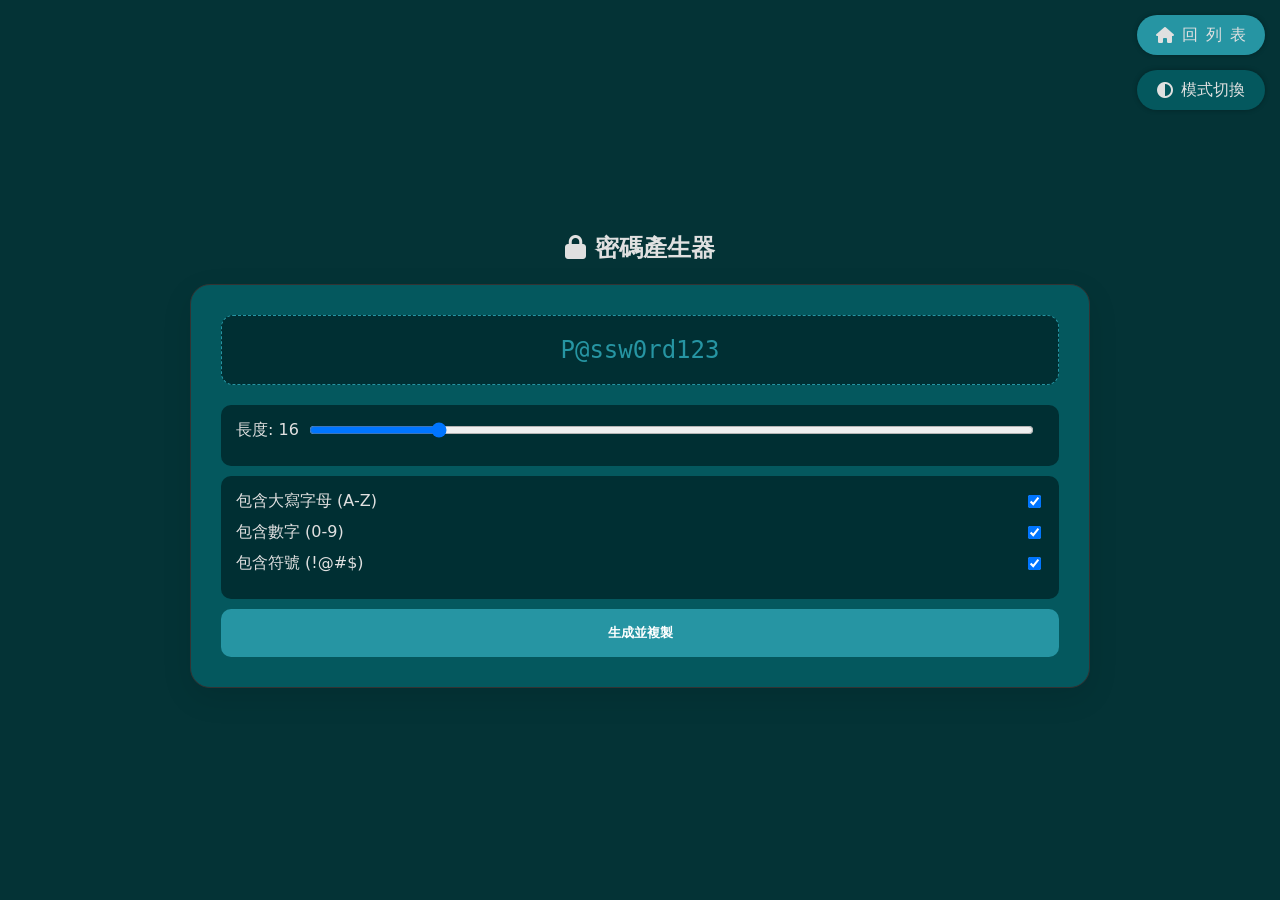
<file: tools/password.html>
<!DOCTYPE html>
<html lang="zh-TW">
<head>
  <meta charset="UTF-8">
  <meta name="viewport" content="width=device-width, initial-scale=1.0">
  <title>安全密碼產生器 - 工具箱</title>
  <script src="../js/jquery-3.3.1.min.js"></script>
  <script src="../js/main.js"></script>
  <link rel="stylesheet" href="../fonts/css/all.css">
  <link rel="stylesheet" href="../css/root.css">
  <style>

    .card{
      width: 100%;
    }

    .result-box {
      background: var(--drop-bg);
      padding: 20px;
      border-radius: 12px;
      font-family: monospace;
      font-size: 24px;
      margin-bottom: 20px;
      word-break: break-all;
      border: 1px dashed var(--primary);
      color: var(--primary);
    }

    .controls-group {
      background: var(--drop-bg);
      padding: 15px;
      border-radius: 10px;
      margin-bottom: 10px;
      text-align: left;
    }

    .setting {
      display: flex;
      justify-content: space-between;
      align-items: center;
      margin-bottom: 10px;
    }

    input[type="range"] {
      flex: 1;
      margin: 0 10px;
    }

    button {
      background: var(--primary);
      color: white;
      border: none;
      padding: 15px;
      border-radius: 10px;
      width: 100%;
      font-weight: bold;
      cursor: pointer;
      transition: 0.2s;
    }

    button:hover {
      opacity: 0.9;
    }
  </style>
</head>

<body>
  
  <div class="container">
    <h2><i class="fa-solid fa-lock"></i> 密碼產生器</h2>
    <div class="card">
      <div class="result-box" id="pwBox">P@ssw0rd123</div>
      <div class="controls-group">
        <div class="setting">
          <label>長度: <span id="lenLabel">16</span></label>
          <input type="range" id="pwLen" min="6" max="64" value="16">
        </div>
      </div>
      <div class="controls-group">
        <div class="setting"><label>包含大寫字母 (A-Z)</label><input type="checkbox" id="upper" checked></div>
        <div class="setting"><label>包含數字 (0-9)</label><input type="checkbox" id="num" checked></div>
        <div class="setting"><label>包含符號 (!@#$)</label><input type="checkbox" id="sym" checked></div>
      </div>
      <button onclick="gen()">生成並複製</button>
    </div>
  </div>
  
  <script>
    if (localStorage.getItem('theme') === 'dark') document.documentElement.setAttribute('data-theme', 'dark');
    const lenInput = document.getElementById('pwLen');
    lenInput.oninput = () => document.getElementById('lenLabel').innerText = lenInput.value;

    function gen() {
      const charset = "abcdefghijklmnopqrstuvwxyz" +
        (document.getElementById('upper').checked ? "ABCDEFGHIJKLMNOPQRSTUVWXYZ" : "") +
        (document.getElementById('num').checked ? "0123456789" : "") +
        (document.getElementById('sym').checked ? "!@#$%^&*()_+~`|}{[]:;?><,./-=" : "");
      let res = "";
      for (let i = 0; i < lenInput.value; i++) res += charset.charAt(Math.floor(Math.random() * charset.length));
      document.getElementById('pwBox').innerText = res;
      navigator.clipboard.writeText(res);
    }
  </script>
</body>

</html>
</file>
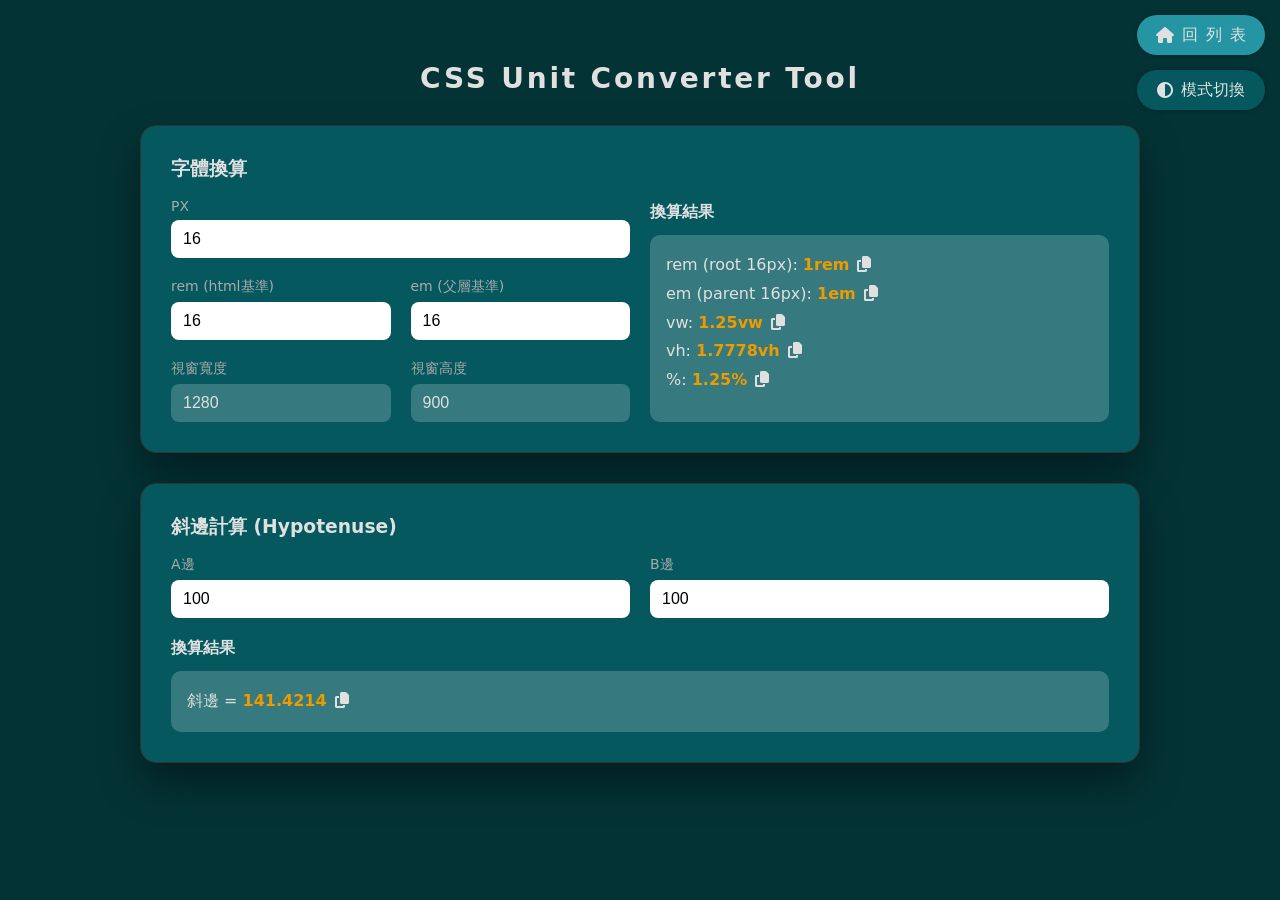
<file: tools/textChange.html>
<!DOCTYPE html>
<html lang="zh-TW">
<head>
<meta charset="UTF-8" />
<meta name="viewport" content="width=device-width, initial-scale=1.0" />
<script src="../js/jquery-3.3.1.min.js"></script>
<script src="../js/main.js"></script>
<link rel="stylesheet" href="../css/root.css">
<link rel="stylesheet" href="../fonts/css/all.css">
<title>字體單位換算 - 工具箱</title>

<style>
:root{
  --sub:#aaaaaa;
}

*{box-sizing:border-box}

html{
  font-size: 16px;
}

body{
  margin:0;
  background:var(--bg);
  font-family: "Segoe UI", system-ui, sans-serif;
  color:var(--text-main);
  padding: 40px 20px;
  font-size: 16px;
}

main.container{
  max-width:1000px;
  margin:auto;
  text-align: left;
  min-height:calc(95vh - 80px);
}

h3, h4{
  margin: 0;
}

p{
  margin: 0;
}

.card{
  background:var(--card-bg);
  border-radius:1em;
  padding:30px;
  box-shadow:0 20px 40px rgba(0,0,0,.4);
  margin-bottom:30px;
  display: grid;
  grid-template-columns: 1fr;
  grid-gap: 1em;
  width: 100%;
}

.card_cont{
  display: grid;
  grid-template-columns: repeat(2, 1fr);
  grid-gap: 20px;
}

.set_box{
  display:grid;
  grid-template-columns:repeat(2, 1fr);
  gap:20px;
}

.fontSize .set_box>div:first-child{
  grid-column: 1 / span 2;
}

label{
  font-size:0.875em;
  color:var(--sub);
  display:block;
  margin-bottom:6px;
}

input{
  width:100%;
  padding:10px 12px;
  border-radius:8px;
  border:none;
  outline:none;
  font-size:1rem;
}

input{background: var(--inputBg);}

input[disabled]{color: var(--text-main); background: var(--resultBg);}

.result{
  font-size:1em;
  line-height:1.8;
}

.result h4{margin-top: 0; margin-bottom: .5em;}

.result>div{
  background: var(--resultBg);
  padding: 1em;
  border-radius: 10px;
  height: calc(100% - 2.3em);
  color:var(--text-main);
}

.result span{
  color:var(--accent);
  font-weight:bold;
}

.copyText{
  margin-left: .5em;
  cursor: pointer;
}

.card.hypo .set_box>label{
  grid-column: 1 / span 2;
}

footer{
  text-align:center;
  font-size:0.8125em;
  color:var(--sub);
  margin-top:40px;
}

@media (max-width:1024px) {
  .card_cont{grid-template-columns: 1fr;}
  .result h4{margin-bottom: .5em;}
}

@media (max-width:600px) {
  .card{padding: 1em;}
  .set_box{grid-template-columns: 1fr;}
  .fontSize .set_box>div:first-child{grid-column: unset;}
}


@media (max-width:450px) {
  html, body {
    font-size: 14px;
  }
}
  </style>
</head>

<body>
  
<div class="wrapper">
  <main class="container">
    <h1>CSS Unit Converter Tool</h1>

    <div class="card fontSize">
      <h3>字體換算</h3>
      <div class="card_cont">
        <div class="set_box">
          <div>
            <label>PX</label>
            <input type="number" id="px" value="16">
          </div>
          
          <div>
            <label>rem (html基準)</label>
            <input type="number" id="root" value="16">
          </div>

          <div>
            <label>em (父層基準)</label>
            <input type="number" id="parent" value="16">
          </div>

          <div>
            <label>視窗寬度</label>
            <input type="number" id="dw" disabled>
          </div>

          <div>
            <label>視窗高度</label>
            <input type="number" id="dh" disabled>
          </div>
        </div>

        <div class="result">
          <h4>換算結果</h4>
          <div id="result_size">
          </div>
        </div>
      </div>
    </div>

    <div class="card hypo">
      <h3>斜邊計算 (Hypotenuse)</h3>
      <div class="set_box">
        <div>
          <label>A邊</label>
          <input type="number" id="a" value="100">
        </div>
        <div>
          <label>B邊</label>
          <input type="number" id="b" value="100">
        </div>
      </div>
      <div class="result">
        <h4>換算結果</h4>
        <div id="result_hypo"></div>
      </div>
    </div>
    
  </main>
</div>


<script>
const pxInput = document.getElementById('px');
const rootInput = document.getElementById('root');
const parentInput = document.getElementById('parent');
const dwInput = document.getElementById('dw');
const dhInput = document.getElementById('dh');

const result = document.getElementById('result_size');
const hypoResult = document.getElementById('result_hypo');
  
// 自動帶入當前視窗大小
function setWindowSize(){
  dwInput.value = window.innerWidth;
  dhInput.value = window.innerHeight;
}
setWindowSize();
update();

function round(num){
  return Number(num.toFixed(4));
}

function update(){
  const px = parseFloat(pxInput.value);
  const root = parseFloat(rootInput.value);
  const parent = parseFloat(parentInput.value);
  const dw = parseFloat(dwInput.value);
  const dh = parseFloat(dhInput.value);

  if(isNaN(px)){
    result.innerHTML = '';
    return;
  }

  const rem = round(px / root);
  const em = round(px / parent);
  const vw = round(px / (dw / 100));
  const vh = round(px / (dh / 100));
  const percent = round(px / dw * 100);

  result.innerHTML = `
    <p>rem (root ${root}px): <span>${rem}rem</span><a class="copyText"><i class="fa-solid fa-copy"></i></a></p>
    <p>em (parent ${parent}px): <span>${em}em</span><a class="copyText"><i class="fa-solid fa-copy"></i></a></p>
    <p>vw: <span>${vw}vw</span><a class="copyText"><i class="fa-solid fa-copy"></i></a></p>
    <p>vh: <span>${vh}vh</span><a class="copyText"><i class="fa-solid fa-copy"></i></a></p>
    <p>%: <span>${percent}%</span><a class="copyText"><i class="fa-solid fa-copy"></i></a></p>
  `;
}

[pxInput, rootInput, parentInput].forEach(el=>{
  el.addEventListener('input', update);
});

// resize 自動更新
window.addEventListener('resize', ()=>{
  setWindowSize();
  update();
});

// Hypotenuse
const aInput = document.getElementById('a');
const bInput = document.getElementById('b');

function updateHypo(){
  const a = parseFloat(aInput.value);
  const b = parseFloat(bInput.value);

  if(isNaN(a) || isNaN(b)){
    hypoResult.innerHTML = '';
    return;
  }

  const c = round(Math.sqrt(a*a + b*b));
  hypoResult.innerHTML = `斜邊 = <span>${c}</span><a class="copyText"><i class="fa-solid fa-copy"></i></a>`;
}

[aInput,bInput].forEach(el=>{
  el.addEventListener('input', updateHypo);
});

updateHypo()

// 事件代理處理動態生成的 copy 按鈕
$(document).on('click', 'a.copyText', function () {

  const text = $(this).siblings('span').text();

  if (navigator.clipboard && window.isSecureContext) {

    navigator.clipboard.writeText(text)
    // .then(function () {
    //   alert('已複製：' + text);
    // });

  } else {

    const textarea = document.createElement("textarea");
    textarea.value = text;
    textarea.style.position = "fixed";
    textarea.style.opacity = 0;

    document.body.appendChild(textarea);
    textarea.select();
    document.execCommand("copy");
    document.body.removeChild(textarea);

    // alert('已複製：' + text);
  }

});
</script>
</body>
</html>
</file>
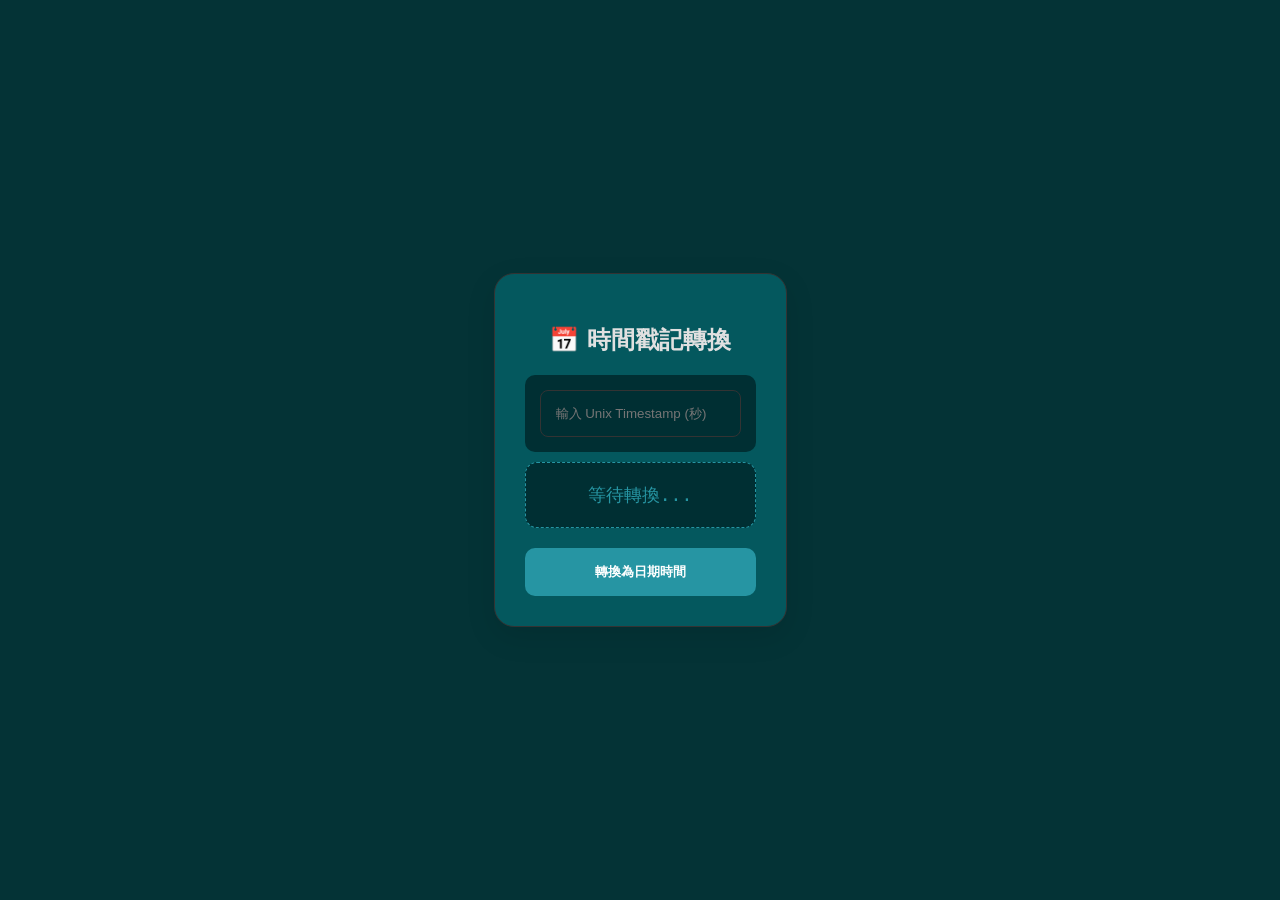
<file: tools/timestamp.html>
<!DOCTYPE html>
<html lang="en">
<head>
    <meta charset="UTF-8">
    <meta name="viewport" content="width=device-width, initial-scale=1.0">
    
  <link rel="stylesheet" href="../fonts/css/all.css">
  <link rel="stylesheet" href="../css/root.css">
  <style>
    .container {
      max-width: 500px;
      margin: 0 auto;
      text-align: center;
    }

    .back-link {
      display: block;
      margin-bottom: 20px;
      color: var(--primary);
      text-decoration: none;
      font-weight: bold;
    }

    .card {
      background: var(--card-bg);
      padding: 30px;
      border-radius: 20px;
      border: 1px solid var(--border);
      box-shadow: 0 10px 30px rgba(0, 0, 0, 0.1);
    }

    .result-box {
      background: var(--drop-bg);
      padding: 20px;
      border-radius: 12px;
      font-family: monospace;
      font-size: 24px;
      margin-bottom: 20px;
      word-break: break-all;
      border: 1px dashed var(--primary);
      color: var(--primary);
    }

    .controls-group {
      background: var(--drop-bg);
      padding: 15px;
      border-radius: 10px;
      margin-bottom: 10px;
      text-align: left;
    }

    .setting {
      display: flex;
      justify-content: space-between;
      align-items: center;
      margin-bottom: 10px;
    }

    input[type="range"] {
      flex: 1;
      margin: 0 10px;
    }

    button {
      background: var(--primary);
      color: white;
      border: none;
      padding: 15px;
      border-radius: 10px;
      width: 100%;
      font-weight: bold;
      cursor: pointer;
      transition: 0.2s;
    }

    button:hover {
      opacity: 0.9;
    }

    #drop-zone {
      border: 2px dashed var(--border);
      border-radius: 12px;
      padding: 40px;
      cursor: pointer;
      background: var(--drop-bg);
      margin-bottom: 20px;
    }

    .input-group {
      display: flex;
      gap: 10px;
      margin-bottom: 20px;
    }

    input[type="number"] {
      width: 100%;
      padding: 10px;
      border-radius: 8px;
      border: 1px solid var(--border);
      background: var(--drop-bg);
      color: var(--text-main);
    }
  </style>
</head>
<body>
  <div class="container">
    
    <div class="card">
    <h2>📅 時間戳記轉換</h2>
    <div class="controls-group">
        <input type="text" id="ts" placeholder="輸入 Unix Timestamp (秒)" style="width:100%; padding:15px; border-radius:8px; border:1px solid var(--border); background:var(--drop-bg); color:var(--text-main);">
    </div>
    <div class="result-box" id="tsRes" style="font-size:18px;">等待轉換...</div>
    <button onclick="conv()">轉換為日期時間</button>
    </div>
</div>


<script>
    const html = document.documentElement;
    const themeBtn = document.getElementById('themeBtn');
    if (localStorage.getItem('theme') === 'dark') html.setAttribute('data-theme', 'dark');
    themeBtn.onclick = () => {
        const isDark = html.getAttribute('data-theme') === 'dark';
        isDark ? html.removeAttribute('data-theme') : html.setAttribute('data-theme', 'dark');
        localStorage.setItem('theme', isDark ? 'light' : 'dark');
    };
</script>
<script>
    if (localStorage.getItem('theme') === 'dark') document.documentElement.setAttribute('data-theme', 'dark');
    function conv() {
        const val = document.getElementById('ts').value;
        const d = new Date(val * 1000);
        document.getElementById('tsRes').innerText = d.toLocaleString();
    }
</script>
</body>
</html>
</file>
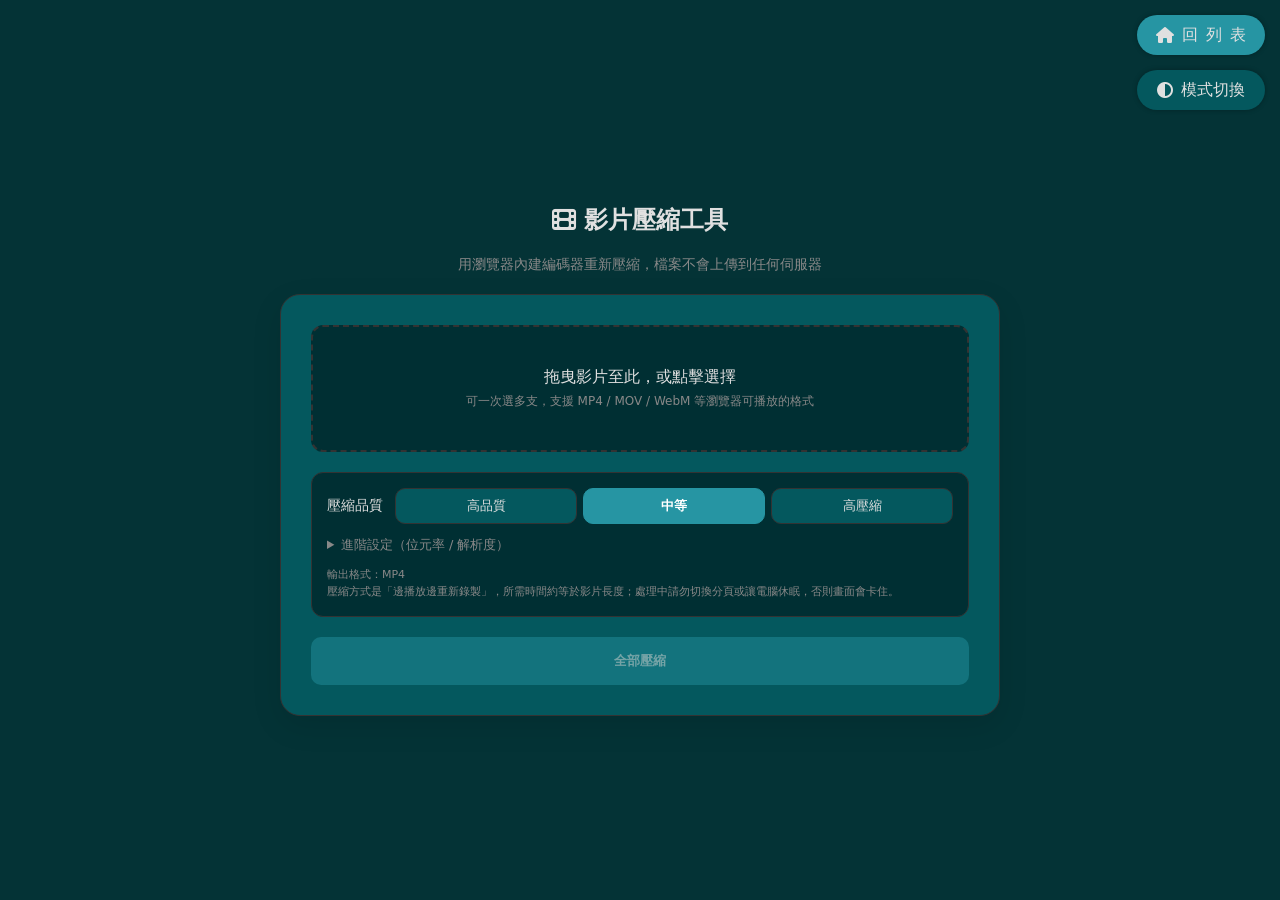
<file: tools/videoCompressor.html>
<!DOCTYPE html>
<html lang="zh-TW">

<head>
  <meta charset="UTF-8">
  <meta name="viewport" content="width=device-width, initial-scale=1.0">
  <title>影片壓縮工具 - 工具箱</title>
  <script src="../js/jquery-3.3.1.min.js"></script>
  <script src="../js/main.js"></script>
  <link rel="stylesheet" href="../css/root.css">
  <link rel="stylesheet" href="../fonts/css/all.css">
  <style>
    .container {
      max-width: 720px;
    }

    .card {
      width: 100%;
      display: flex;
      flex-direction: column;
      gap: 20px;
    }

    #drop-zone {
      border: 2px dashed var(--border);
      border-radius: 12px;
      padding: 40px 20px;
      cursor: pointer;
      background: var(--drop-bg);
      transition: 0.3s;
    }

    #drop-zone:hover,
    #drop-zone.dragover {
      border-color: var(--primary);
      background: #3b82f61a;
    }

    #drop-zone .sub {
      font-size: 12px;
      color: #888;
      margin-top: 5px;
    }

    .controls {
      background: var(--drop-bg);
      padding: 15px;
      border-radius: 12px;
      border: 1px solid var(--border);
      text-align: left;
      display: flex;
      flex-direction: column;
      gap: 12px;
    }

    .preset-row {
      display: flex;
      align-items: center;
      gap: 12px;
      flex-wrap: wrap;
      font-size: 14px;
    }

    .seg {
      display: flex;
      gap: 6px;
      flex: 1;
      min-width: 200px;
    }

    .seg button {
      flex: 1;
      width: auto;
      padding: 8px 6px;
      font-size: 13px;
      font-weight: normal;
      background: var(--card-bg);
      color: var(--text-main);
      border: 1px solid var(--border);
    }

    .seg button.active {
      background: var(--primary);
      color: #fff;
      border-color: var(--primary);
      font-weight: bold;
    }

    details summary {
      cursor: pointer;
      font-size: 13px;
      color: #888;
    }

    .adv-grid {
      display: grid;
      grid-template-columns: repeat(2, 1fr);
      gap: 12px;
      margin-top: 12px;
    }

    .adv-grid label {
      display: block;
      font-size: 12px;
      color: #888;
      margin-bottom: 4px;
    }

    .adv-grid input,
    .adv-grid select {
      width: 100%;
      padding: 8px 10px;
      border-radius: 8px;
      border: 1px solid var(--border);
      background: var(--card-bg);
      color: var(--text-main);
      font-size: 14px;
      font-family: inherit;
    }

    .hint {
      font-size: 11px;
      color: #888;
      line-height: 1.6;
    }

    .file-list {
      text-align: left;
      max-height: 320px;
      overflow-y: auto;
      border: 1px solid var(--border);
      border-radius: 8px;
      display: none;
    }

    .file-item {
      padding: 10px 12px;
      border-bottom: 1px solid var(--border);
      display: flex;
      flex-wrap: wrap;
      gap: 8px;
      justify-content: space-between;
      align-items: center;
      font-size: 13px;
    }

    .file-item:last-child {
      border-bottom: none;
    }

    .file-info {
      flex: 1 1 160px;
      min-width: 0;
      display: flex;
      flex-direction: column;
      gap: 3px;
    }

    .file-name {
      overflow: hidden;
      text-overflow: ellipsis;
      white-space: nowrap;
    }

    .file-meta,
    .file-size {
      font-size: 11px;
      color: #888;
    }

    .bar {
      height: 4px;
      border-radius: 4px;
      background: var(--border);
      overflow: hidden;
      display: none;
    }

    .bar i {
      display: block;
      height: 100%;
      width: 0;
      background: var(--primary);
      transition: width 0.2s linear;
    }

    .file-right {
      display: flex;
      align-items: center;
      gap: 8px;
      flex-shrink: 0;
    }

    .row-btn {
      width: auto;
      padding: 5px 10px;
      font-size: 11px;
      font-weight: normal;
      border-radius: 6px;
    }

    .row-btn:disabled {
      opacity: 0.45;
      cursor: not-allowed;
    }

    .row-btn.del {
      background: transparent;
      color: #888;
      border: 1px solid var(--border);
    }

    #btnAll:disabled {
      opacity: 0.45;
      cursor: not-allowed;
    }

    @media (max-width:480px) {
      .adv-grid {
        grid-template-columns: 1fr;
      }
    }
  </style>
</head>

<body>

  <div class="container">
    <h2><i class="fa-solid fa-film"></i> 影片壓縮工具</h2>
    <p style="font-size: 14px; color: #888; margin-bottom: 20px;">用瀏覽器內建編碼器重新壓縮，檔案不會上傳到任何伺服器</p>

    <div class="card">

      <div id="drop-zone">
        <p>拖曳影片至此，或點擊選擇</p>
        <p class="sub">可一次選多支，支援 MP4 / MOV / WebM 等瀏覽器可播放的格式</p>
        <input type="file" id="fileInput" multiple accept="video/*" hidden>
      </div>

      <div class="controls">
        <div class="preset-row">
          <span>壓縮品質</span>
          <div class="seg" id="presetSeg">
            <button type="button" data-preset="high">高品質</button>
            <button type="button" data-preset="medium" class="active">中等</button>
            <button type="button" data-preset="low">高壓縮</button>
          </div>
        </div>

        <details>
          <summary>進階設定（位元率 / 解析度）</summary>
          <div class="adv-grid">
            <div>
              <label for="bitrate">目標位元率 (kbps)</label>
              <input type="number" id="bitrate" min="100" max="50000" step="100" placeholder="自動（依品質檔位）">
            </div>
            <div>
              <label for="resolution">輸出解析度</label>
              <select id="resolution">
                <option value="0">維持原始尺寸</option>
                <option value="1080">1080p</option>
                <option value="720">720p</option>
                <option value="480">480p</option>
              </select>
            </div>
          </div>
        </details>

        <p class="hint">
          輸出格式：<span id="fmtLabel">檢查中…</span><br>
          壓縮方式是「邊播放邊重新錄製」，所需時間約等於影片長度；處理中請勿切換分頁或讓電腦休眠，否則畫面會卡住。
        </p>
      </div>

      <div class="file-list" id="fileList"></div>
      <button id="btnAll" disabled>全部壓縮</button>
    </div>
  </div>

  <script>
    // ==========================================
    // 基本設定
    // ==========================================
    // 位元率估算用：每像素每幀的位元數
    const PRESET_BPP = { high: 0.10, medium: 0.05, low: 0.025 };
    const ASSUMED_FPS = 30;
    const AUDIO_BPS = 128000;
    const MIN_VIDEO_BPS = 200000;

    const MIME_CANDIDATES = [
      { mime: 'video/mp4;codecs=avc1.42E01E,mp4a.40.2', ext: 'mp4', label: 'MP4 (H.264 / AAC)' },
      { mime: 'video/mp4', ext: 'mp4', label: 'MP4' },
      { mime: 'video/webm;codecs=vp9,opus', ext: 'webm', label: 'WebM (VP9 / Opus)' },
      { mime: 'video/webm;codecs=vp8,opus', ext: 'webm', label: 'WebM (VP8 / Opus)' },
      { mime: 'video/webm', ext: 'webm', label: 'WebM' }
    ];

    const OUTPUT = (function () {
      if (!window.MediaRecorder) return null;
      return MIME_CANDIDATES.find(c => MediaRecorder.isTypeSupported(c.mime)) || null;
    })();

    // entries: { file, url, width, height, duration, blob, status, canceled }
    let entries = [];
    let preset = 'medium';
    let running = false;
    let stopAll = false;
    let current = null;   // 進行中的工作，供取消使用
    let audioCtx = null;

    // ==========================================
    // 共用小工具
    // ==========================================
    function formatBytes(bytes) {
      if (!bytes) return '0 B';
      const k = 1024;
      const sizes = ['B', 'KB', 'MB', 'GB'];
      const i = Math.min(sizes.length - 1, Math.floor(Math.log(bytes) / Math.log(k)));
      return parseFloat((bytes / Math.pow(k, i)).toFixed(i === 0 ? 0 : 1)) + ' ' + sizes[i];
    }

    function formatTime(sec) {
      if (!isFinite(sec)) return '--:--';
      const s = Math.round(sec);
      const m = Math.floor(s / 60);
      return `${String(m).padStart(2, '0')}:${String(s % 60).padStart(2, '0')}`;
    }

    // 依設定算出這支影片的輸出尺寸（寬高都取偶數，編碼器要求）
    function targetSize(w, h) {
      const limit = parseInt($('#resolution').val(), 10);
      let scale = 1;
      if (limit > 0) {
        const shortSide = Math.min(w, h);
        if (shortSide > limit) scale = limit / shortSide;
      }
      return {
        w: Math.max(2, Math.round(w * scale / 2) * 2),
        h: Math.max(2, Math.round(h * scale / 2) * 2)
      };
    }

    // 目標位元率：手動輸入優先，否則依品質檔位與輸出尺寸推算
    function targetBitrate(outW, outH) {
      const manual = parseInt($('#bitrate').val(), 10);
      if (Number.isFinite(manual) && manual >= 100) return manual * 1000;
      return Math.max(MIN_VIDEO_BPS, Math.round(outW * outH * ASSUMED_FPS * PRESET_BPP[preset]));
    }

    function estimateSize(en) {
      if (!en.duration || !isFinite(en.duration)) return null;
      const out = targetSize(en.width, en.height);
      const bps = targetBitrate(out.w, out.h) + (en.hasAudio ? AUDIO_BPS : 0);
      return Math.round(bps * en.duration / 8);
    }

    // ==========================================
    // 畫面更新
    // ==========================================
    function renderRow(i) {
      const en = entries[i];
      const $item = $(`.file-item[data-i="${i}"]`);
      if (!$item.length) return;

      $item.find('.del').prop('disabled', running);

      // 讀不到影像內容的檔案：直接標示不能壓縮
      if (!en.width) {
        $item.find('.file-meta').text(en.status === 'failed' ? '無法讀取影片內容，不能壓縮' : '讀取中…');
        $item.find('.file-size').text(`原始 ${formatBytes(en.file.size)}`);
        $item.find('.do, .dl').prop('disabled', true);
        return;
      }

      const out = targetSize(en.width, en.height);
      $item.find('.file-meta').text(
        `${en.width}×${en.height} → ${out.w}×${out.h} · ${formatTime(en.duration)}${en.hasAudio ? '' : ' · 無音訊'}`
      );

      const head = `原始 ${formatBytes(en.file.size)} → `;
      const $size = $item.find('.file-size');
      if (en.status === 'failed') {
        $size.text(head + '壓縮失敗');
      } else if (en.blob) {
        const ratio = Math.round((1 - en.blob.size / en.file.size) * 100);
        $size.text(`${head}實際 ${formatBytes(en.blob.size)} (${ratio < 0 ? '+' : '-'}${Math.abs(ratio)}%)`);
      } else {
        const est = estimateSize(en);
        if (est === null) {
          $size.text(head + '長度未知，壓完才知道');
        } else {
          const ratio = Math.round((1 - est / en.file.size) * 100);
          $size.text(`${head}預計 ${formatBytes(est)} (${ratio < 0 ? '+' : '-'}${Math.abs(ratio)}%)`);
        }
      }

      $item.find('.dl').prop('disabled', !en.blob);
      const $do = $item.find('.do');
      if (en.status === 'running') {
        $do.text('停止').prop('disabled', false);
      } else {
        $do.text(en.blob ? '重壓' : '壓縮').prop('disabled', running);
      }
    }

    function renderAll() {
      entries.forEach((_, i) => renderRow(i));
      $('#btnAll').prop('disabled', entries.length === 0 && !running);
    }

    function setProgress(i, ratio) {
      const $bar = $(`.file-item[data-i="${i}"] .bar`);
      $bar.css('display', ratio === null ? 'none' : 'block');
      if (ratio !== null) $bar.find('i').css('width', Math.min(100, Math.round(ratio * 100)) + '%');
    }

    // ==========================================
    // 讀取檔案
    // ==========================================
    function handleFiles(files) {
      const picked = Array.from(files).filter(f => f.type.startsWith('video/') || /\.(mp4|mov|m4v|webm|mkv|avi)$/i.test(f.name));
      if (picked.length === 0) return;

      picked.forEach(f => entries.push({
        file: f, url: URL.createObjectURL(f),
        width: 0, height: 0, duration: 0, hasAudio: false,
        blob: null, status: 'pending', canceled: false
      }));

      renderList();
      entries.forEach((en, i) => { if (!en.width) readMeta(en, i); });
    }

    // 依 entries 重新產生整份清單（刪除後索引會變動，所以整份重畫）
    function renderList() {
      if (entries.length === 0) {
        $('#fileList').empty().hide();
        $('#btnAll').prop('disabled', true);
        return;
      }

      $('#fileList').html(entries.map((en, i) => `
        <div class="file-item" data-i="${i}">
          <div class="file-info">
            <span class="file-name">${en.file.name}</span>
            <span class="file-meta">讀取中…</span>
            <span class="file-size">原始 ${formatBytes(en.file.size)}</span>
            <div class="bar"><i></i></div>
          </div>
          <div class="file-right">
            <button type="button" class="row-btn do">壓縮</button>
            <button type="button" class="row-btn dl" disabled>下載</button>
            <button type="button" class="row-btn del" title="從清單移除" aria-label="從清單移除"><i class="fa-solid fa-trash-can"></i></button>
          </div>
        </div>`).join('')).show();
      $('#btnAll').prop('disabled', false);
      renderAll();
    }

    function readMeta(en, i) {
      const v = document.createElement('video');
      v.preload = 'metadata';
      v.muted = true;
      v.src = en.url;
      v.onloadedmetadata = () => {
        en.width = v.videoWidth;
        en.height = v.videoHeight;
        en.duration = v.duration;
        // 有沒有音軌：用 captureStream 問，問不到就當作有
        try {
          en.hasAudio = v.captureStream ? v.captureStream().getAudioTracks().length > 0 : true;
        } catch (e) {
          en.hasAudio = true;
        }
        if (!en.width) { en.status = 'failed'; }
        renderRow(i);
      };
      v.onerror = () => {
        en.status = 'failed';
        renderRow(i);
      };
    }

    // ==========================================
    // 壓縮核心：播放 → 畫到 canvas → MediaRecorder 錄下來
    // ==========================================
    function compressEntry(en, i) {
      return new Promise((resolve, reject) => {
        if (!OUTPUT) { reject(new Error('這個瀏覽器不支援 MediaRecorder')); return; }

        const video = document.createElement('video');
        video.src = en.url;
        video.playsInline = true;
        video.preload = 'auto';

        let rec = null;
        let settled = false;
        const cleanup = () => {
          try { video.pause(); } catch (e) { }
          video.removeAttribute('src');
          video.load();
        };
        const fail = (err) => { if (settled) return; settled = true; cleanup(); reject(err); };

        video.onerror = () => fail(new Error('影片無法讀取'));

        video.onloadedmetadata = () => {
          try {
            const out = targetSize(video.videoWidth, video.videoHeight);
            const canvas = document.createElement('canvas');
            canvas.width = out.w;
            canvas.height = out.h;
            const ctx = canvas.getContext('2d');

            const stream = new MediaStream(canvas.captureStream().getVideoTracks());

            // 音訊走 Web Audio：接到 MediaStreamDestination 而不接喇叭，
            // 這樣聲音會被錄進去，但處理過程不會外放。
            if (en.hasAudio) {
              if (!audioCtx) audioCtx = new (window.AudioContext || window.webkitAudioContext)();
              if (audioCtx.state === 'suspended') audioCtx.resume();
              const dest = audioCtx.createMediaStreamDestination();
              audioCtx.createMediaElementSource(video).connect(dest);
              dest.stream.getAudioTracks().forEach(t => stream.addTrack(t));
            } else {
              video.muted = true;
            }

            rec = new MediaRecorder(stream, {
              mimeType: OUTPUT.mime,
              videoBitsPerSecond: targetBitrate(out.w, out.h),
              audioBitsPerSecond: AUDIO_BPS
            });

            const chunks = [];
            rec.ondataavailable = (e) => { if (e.data && e.data.size) chunks.push(e.data); };
            rec.onerror = (e) => fail((e && e.error) || new Error('錄製失敗'));
            rec.onstop = () => {
              if (settled) return;
              settled = true;
              cleanup();
              if (en.canceled) { resolve(null); return; }
              resolve(new Blob(chunks, { type: OUTPUT.mime }));
            };

            const drawFrame = () => {
              ctx.drawImage(video, 0, 0, out.w, out.h);
              setProgress(i, video.duration ? video.currentTime / video.duration : 0);
              if (video.ended || en.canceled) return;
              if (video.requestVideoFrameCallback) video.requestVideoFrameCallback(drawFrame);
              else requestAnimationFrame(drawFrame);
            };

            video.onended = () => { if (rec && rec.state !== 'inactive') rec.stop(); };

            rec.start(1000);
            video.play().then(drawFrame).catch(fail);
          } catch (err) {
            fail(err);
          }
        };

        // 讓外部可以中止
        current = {
          cancel() {
            en.canceled = true;
            if (rec && rec.state !== 'inactive') rec.stop();
            else fail(new Error('已取消'));
          }
        };
      });
    }

    async function runOne(i) {
      const en = entries[i];
      if (en.status === 'failed' && !en.width) return;

      en.canceled = false;
      en.status = 'running';
      en.blob = null;
      renderAll();
      setProgress(i, 0);

      try {
        const blob = await compressEntry(en, i);
        if (blob) {
          en.blob = blob;
          en.status = 'done';
        } else {
          en.status = 'pending';
        }
      } catch (err) {
        console.error('壓縮失敗:', en.file.name, err);
        en.status = 'failed';
      }
      current = null;
      setProgress(i, null);
      renderAll();
    }

    function downloadEntry(en) {
      const link = document.createElement('a');
      link.href = URL.createObjectURL(en.blob);
      link.download = en.file.name.replace(/\.[^/.]+$/, '') + '_min.' + OUTPUT.ext;
      link.click();
      URL.revokeObjectURL(link.href);
    }

    // ==========================================
    // 事件綁定
    // ==========================================
    $(document).ready(function () {
      $('#fmtLabel').text(OUTPUT ? OUTPUT.label : '這個瀏覽器不支援影片錄製，無法使用本工具');
      if (!OUTPUT) $('#drop-zone, #btnAll').css({ opacity: 0.5, pointerEvents: 'none' });

      const $dz = $('#drop-zone');
      $dz.on('click', () => $('#fileInput').click());
      $dz.on('dragover dragenter', (e) => { e.preventDefault(); $dz.addClass('dragover'); });
      $dz.on('dragleave drop', (e) => { e.preventDefault(); $dz.removeClass('dragover'); });
      $dz.on('drop', (e) => handleFiles(e.originalEvent.dataTransfer.files));
      $('#fileInput').on('change', (e) => { handleFiles(e.target.files); e.target.value = ''; });

      $('#presetSeg button').on('click', function () {
        preset = $(this).data('preset');
        $('#presetSeg button').removeClass('active');
        $(this).addClass('active');
        renderAll();
      });

      $('#bitrate, #resolution').on('input change', renderAll);

      // 單支：壓縮 / 停止
      $('#fileList').on('click', '.do', function () {
        const i = Number($(this).closest('.file-item').data('i'));
        if (entries[i].status === 'running') {
          stopAll = true;
          if (current) current.cancel();
          return;
        }
        if (running) return;
        running = true;
        stopAll = false;
        $('#btnAll').text('處理中…').prop('disabled', true);
        runOne(i).then(() => {
          running = false;
          $('#btnAll').text('全部壓縮').prop('disabled', entries.length === 0);
          renderAll();
        });
      });

      $('#fileList').on('click', '.dl', function () {
        const i = Number($(this).closest('.file-item').data('i'));
        if (entries[i].blob) downloadEntry(entries[i]);
      });

      // 從清單移除（處理中不開放）
      $('#fileList').on('click', '.del', function () {
        if (running) return;
        const i = Number($(this).closest('.file-item').data('i'));
        const en = entries[i];
        if (en && en.url) URL.revokeObjectURL(en.url);
        entries.splice(i, 1);
        renderList();
      });

      // 批次：依序處理尚未完成的影片
      $('#btnAll').on('click', async function () {
        if (running) { stopAll = true; if (current) current.cancel(); return; }
        if (!entries.length) return;

        running = true;
        stopAll = false;
        $(this).text('停止');
        for (let i = 0; i < entries.length; i++) {
          if (stopAll) break;
          if (entries[i].blob || (entries[i].status === 'failed' && !entries[i].width)) continue;
          await runOne(i);
        }
        running = false;
        $(this).text('全部壓縮').prop('disabled', entries.length === 0);
        renderAll();
      });
    });
  </script>
</body>

</html>
</file>
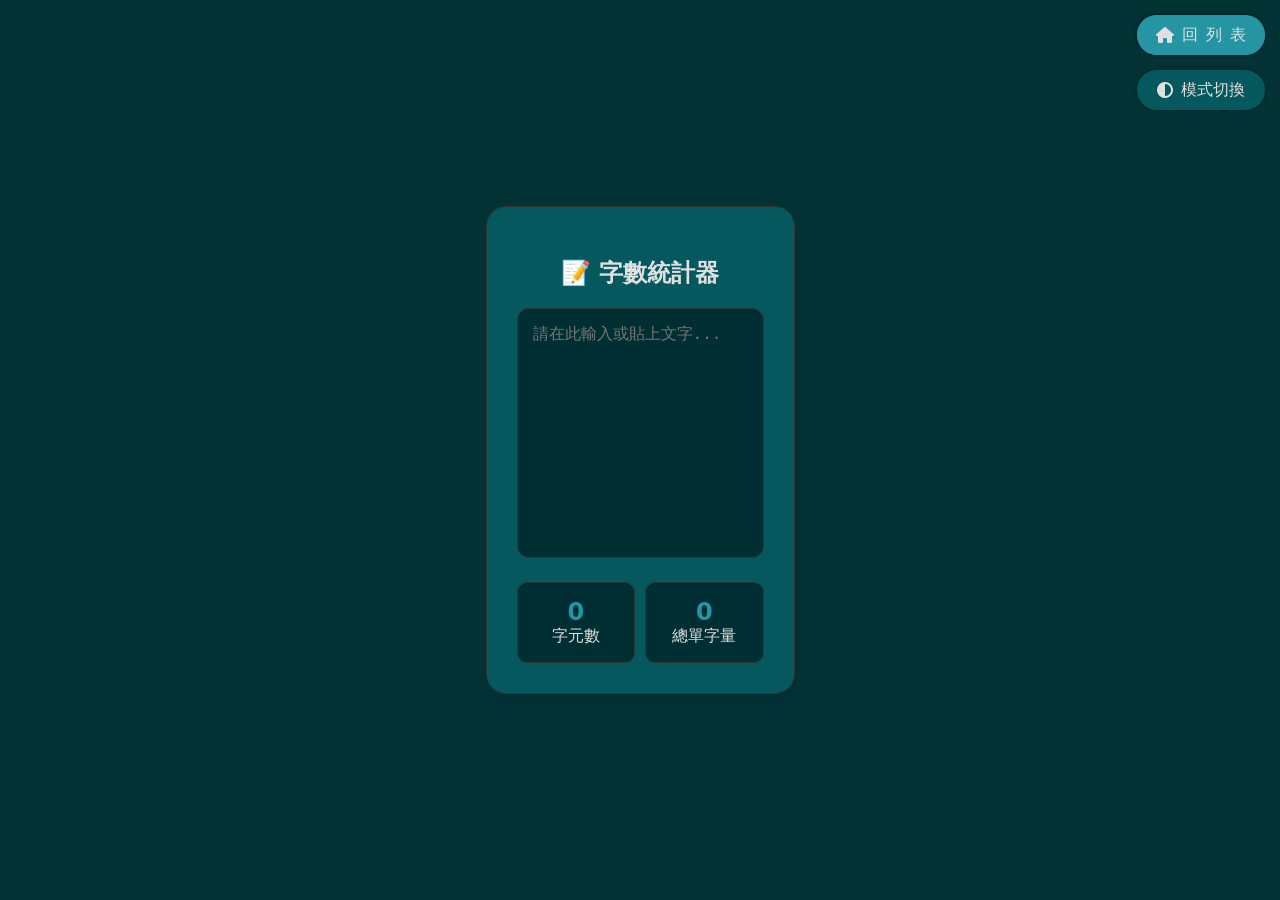
<file: tools/wordCounter.html>
<!DOCTYPE html>
<html lang="zh-TW">
<head>
<meta charset="UTF-8">
<meta name="viewport" content="width=device-width, initial-scale=1.0">
<script src="../js/jquery-3.3.1.min.js"></script>
<script src="../js/main.js"></script>
<link rel="stylesheet" href="../fonts/css/all.css">
<link rel="stylesheet" href="../css/root.css">
<title>全能工具箱 - 導航首頁</title>
<style>
/* 與上面相同的 :root, body, container, card, back-link */
textarea { width: 100%; height: 250px; background: var(--drop-bg); color: var(--text-main); border: 1px solid var(--border); border-radius: 12px; padding: 15px; box-sizing: border-box; font-size: 16px; resize: none; }
.stats-grid { display: grid; grid-template-columns: 1fr 1fr; gap: 10px; margin-top: 20px; }
.stat-item { background: var(--drop-bg); padding: 15px; border-radius: 10px; border: 1px solid var(--border); }
.stat-num { display: block; font-size: 24px; font-weight: bold; color: var(--primary); }
</style>
</head>
<body>
<div class="container">
    <a href="index.html" class="back-link">← 返回首頁工具列表</a>
    <div class="card">
        <h2>📝 字數統計器</h2>
        <textarea id="txt" placeholder="請在此輸入或貼上文字..."></textarea>
        <div class="stats-grid">
            <div class="stat-item"><span id="c1" class="stat-num">0</span>字元數</div>
            <div class="stat-item"><span id="c2" class="stat-num">0</span>總單字量</div>
        </div>
    </div>
</div>
<script>
    if (localStorage.getItem('theme') === 'dark') document.documentElement.setAttribute('data-theme', 'dark');
    document.getElementById('txt').oninput = function() {
        const v = this.value;
        document.getElementById('c1').innerText = v.length;
        document.getElementById('c2').innerText = v.trim() ? v.trim().split(/\s+/).length : 0;
    };
</script>
</body>
</html>
</file>
<file: css/root.css>
:root {
  --bg: #043336;
  --card-bg: #04585e;
  --text-main: #e0e0e0;
  --text-mainD: #444444;
  --border: #333;
  --drop-bg: #002f33;
  --inputBg: #FFFFFF;
  --primary: #2695a3;
  --accent: #ee9b00;
  --resultBg:rgba(255,255,255,.2);
  --gap15:min(15px,3vw);
  --gap10:min(10px,2vw);
}

[data-theme="bright"] {
  --bg: #eeeeee;
  --card-bg: #ffffff;
  --text-main: #333;
  --border: #ddd;
  --primary: #55a3ad;
  --drop-bg: #fafafa;
  --inputBg: #eeeeee;
  --resultBg:rgba(0,0,0,.02);
}


h1{
  font-size:min(1.75rem,5vw);
  margin: 0;
  margin-bottom:30px;
  letter-spacing:.1em;
  text-align: center;
}

* {
  box-sizing: border-box;
  max-width: 100%;
}


html {
  font-size: 16px;
}

body,
p,
ul {
  margin: 0;
  padding: 0;
}

a {
  text-decoration: none;
  color: inherit;
}

table {
  border-collapse: collapse;
  border-spacing: 0;
}

td,
th {
  padding: 0;
}

ul,
ol,
li {
  list-style: none;
}

a {
  text-decoration: none;
  color: inherit;
}

em {
  font-style: normal;
}

dl,
dt,
dd,
figure {
  margin: 0;
}

img {
  display: block;
}


body {
  font-family: system-ui, sans-serif;
  background: var(--bg);
  color: var(--text-main);
  transition: 0.3s;
  margin: 0;
  padding: 0 20px;
}

button {
  background: var(--primary);
  color: white;
  border: none;
  padding: 15px;
  border-radius: 10px;
  width: 100%;
  font-weight: bold;
  cursor: pointer;
  transition: 0.2s;
}

@media (hover: hover) and (pointer: fine) {
  button:hover{background: var(--drop-bg);}
}

.container {
  max-width: 900px;
  margin: 0 auto;
  text-align: center;
  display: flex;
  justify-content: center;
  align-items: center;
  min-height: 100vh;
  transition: 0.3s;
  flex-direction: column;
}

.card {
  background: var(--card-bg);
  padding: 30px;
  border-radius: 20px;
  border: 1px solid var(--border);
  box-shadow: 0 10px 30px rgba(0, 0, 0, 0.1);
}


.theme-toggle, 
.back-link{
  position: fixed;
  border-left: 0;
  line-height: 1;
  left: unset;
  bottom: unset;
  border: 0;
  box-shadow: 0px 0px 5px rgba(0,0,0,.3);
  top: var(--gap15);
  right: var(--gap15);
  border-radius: 50px;
  display: flex;
  justify-content: center;
  align-items: center;
  align-content: center;
  padding: .5em;
  gap: .5em;
  width: 8em;
  height: 2.5em;
  color: var(--text-main);
  text-decoration: none;
  background: var(--card-bg);
}


.theme-toggle {
  cursor: pointer;
}

.theme-toggle:not(.indexPage .theme-toggle){
  top: calc(2.5em + var(--gap15) + var(--gap15));
}

.back-link{
  background: var(--primary);
}

.back-link span{
  width: 4em;
  text-align: left;
  text-align-last: justify;
}

@media (max-width:769px) {
  body{
    padding-top: 50px;
    padding-bottom: 50px;
  }

  h1{
    text-align: left;
  }

  .container{
    min-height: 80vh;
  }


  .theme-toggle, 
  .back-link{
    width: 2.5em;
    height: 2.5em;
    top: var(--gap10);
    right: var(--gap10);
  }

  .theme-toggle span, 
  .back-link span{
    display: none;
  }

  .theme-toggle:not(.indexPage .theme-toggle){
    top: calc(2.5em + var(--gap10) + var(--gap10));
  }
}
</file>
